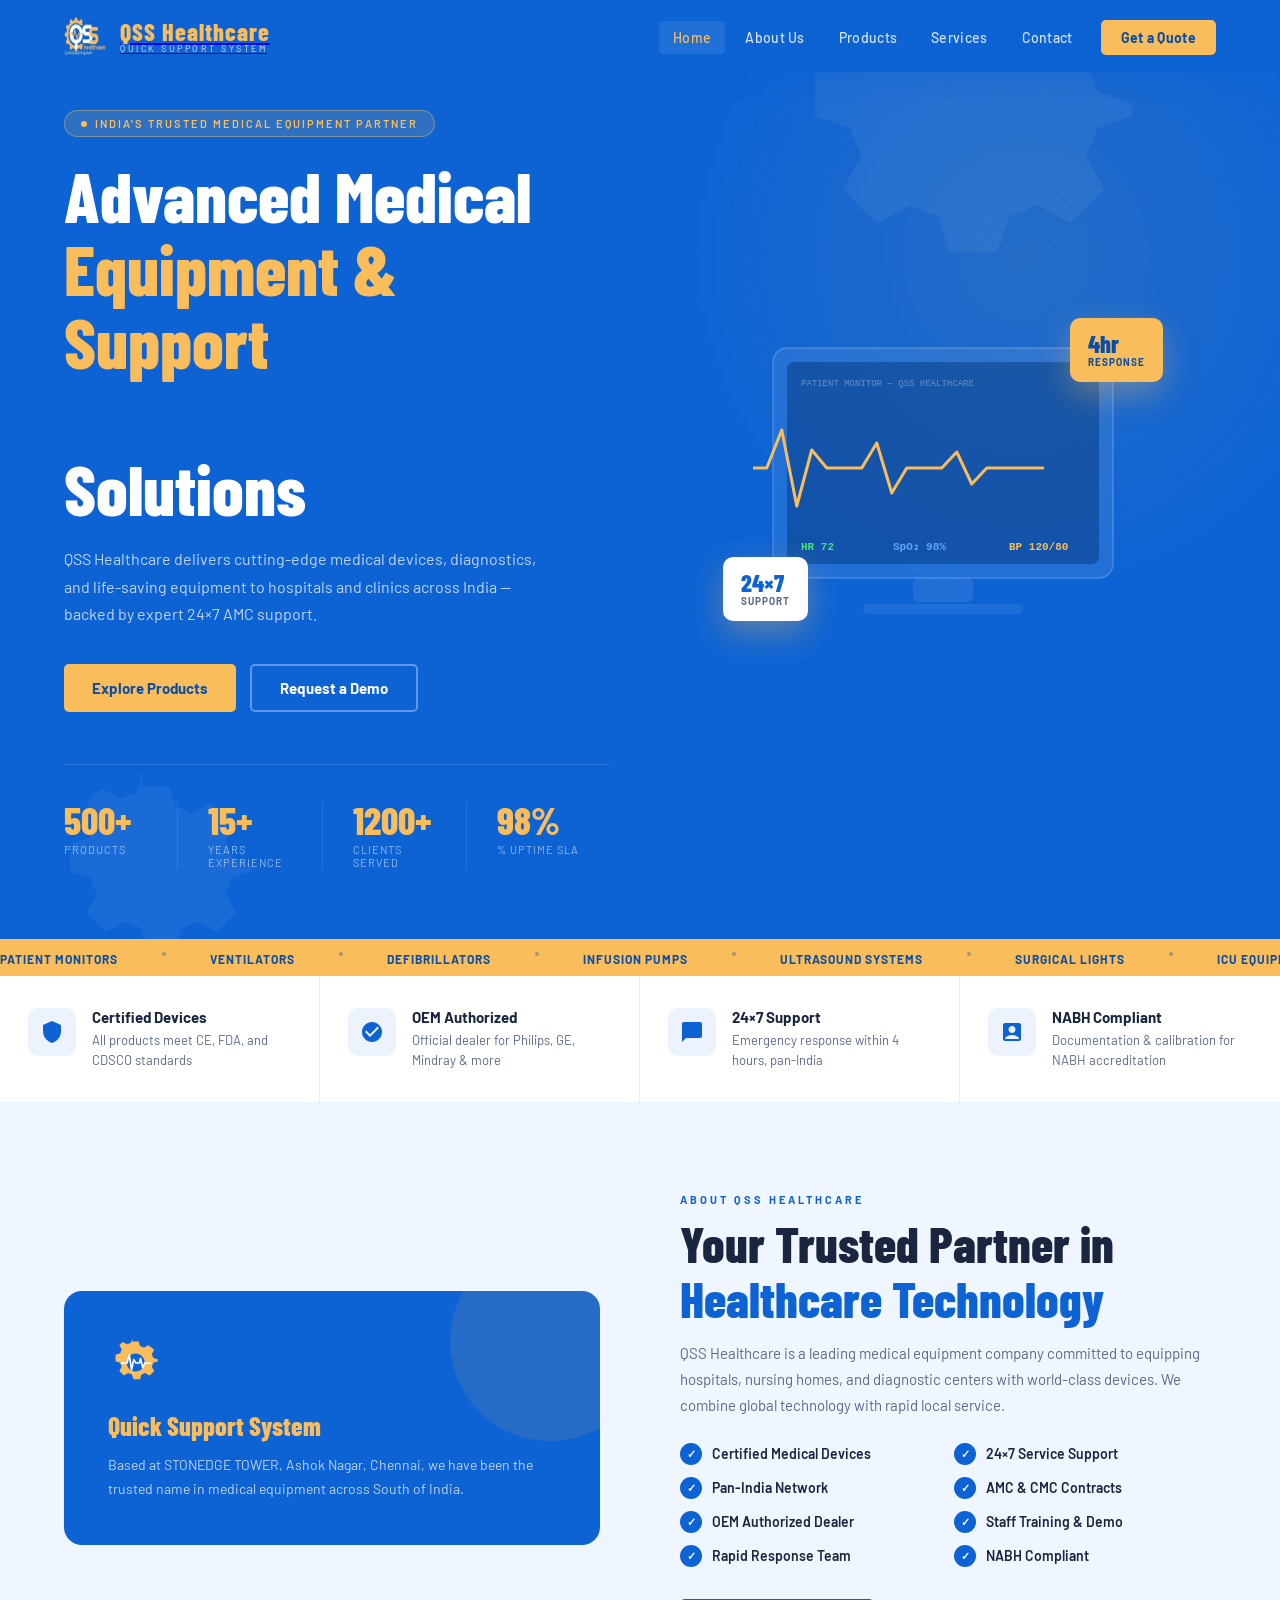
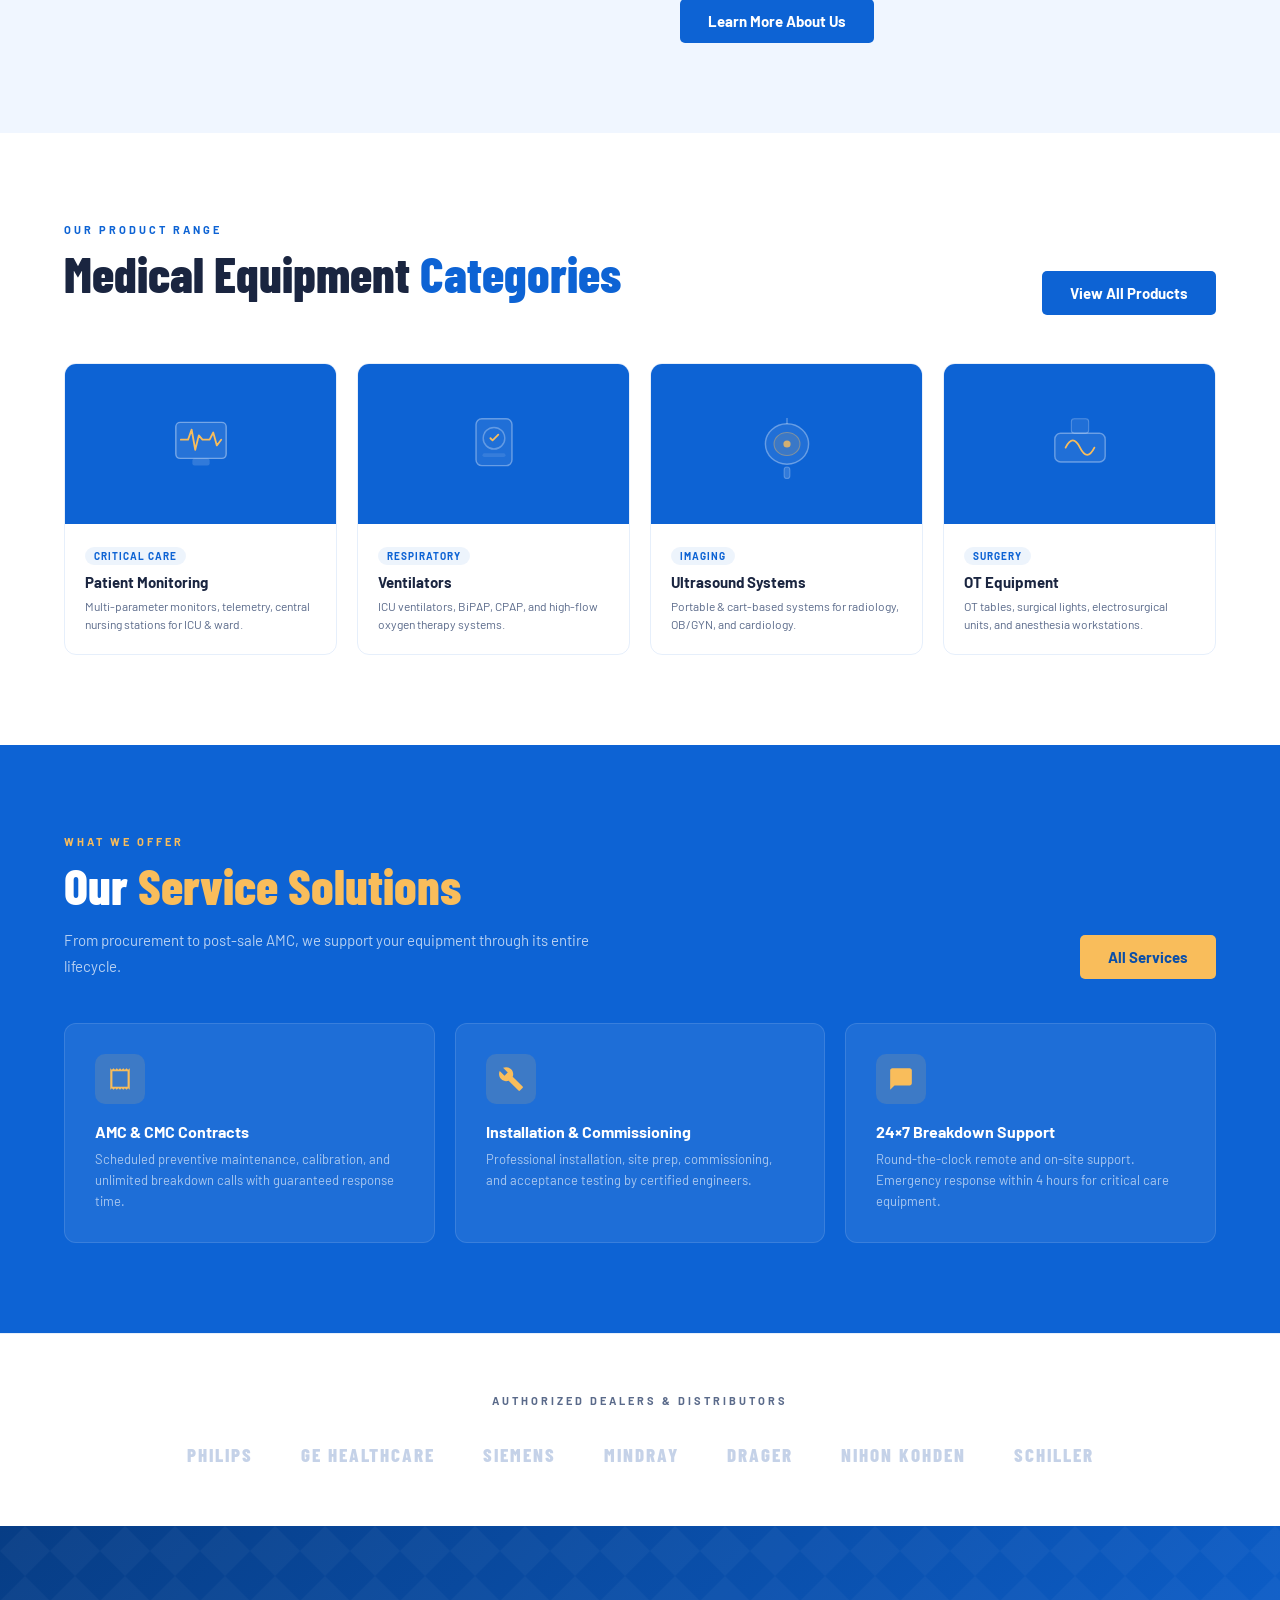
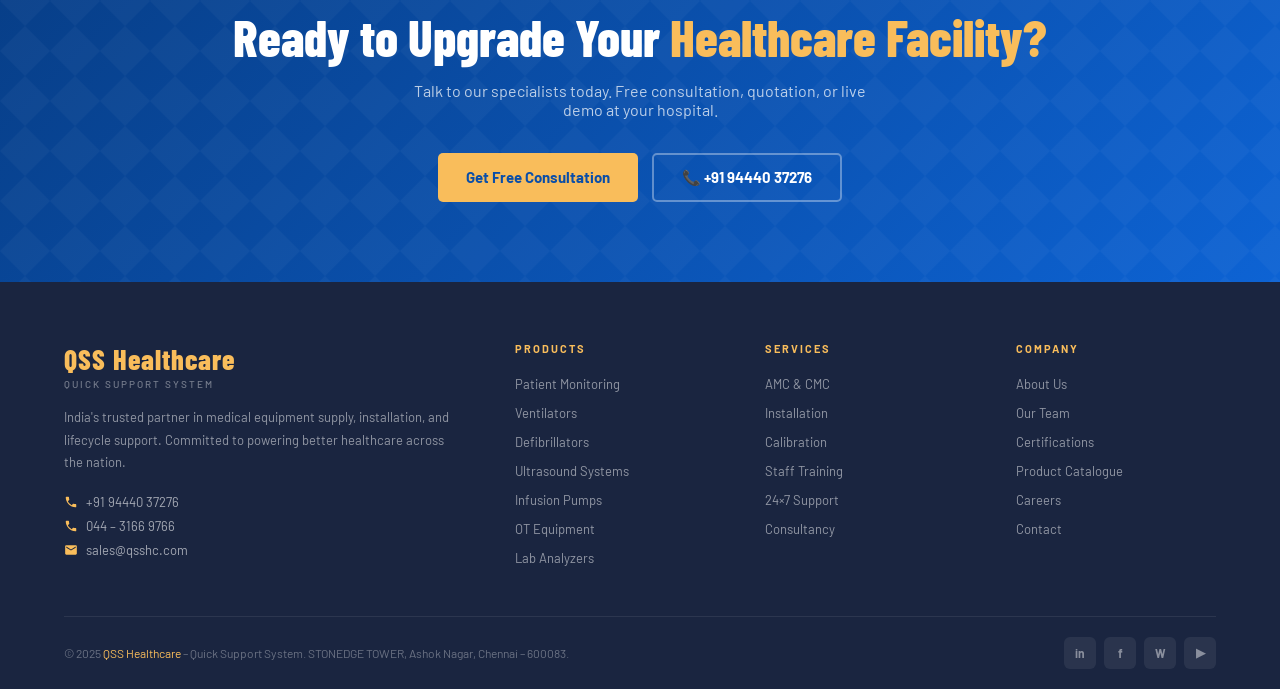
<file: index.html>
<!DOCTYPE html>
<html lang="en">
<head>
<meta charset="UTF-8">
<meta name="viewport" content="width=device-width, initial-scale=1.0">
<title>QSS Healthcare – Quick Support System | Medical Equipment Chennai</title>
<link rel="icon" type="image/png" href="/icon.png">
<link href="https://fonts.googleapis.com/css2?family=Barlow:wght@300;400;500;600;700;800&family=Barlow+Condensed:wght@600;700;800&display=swap" rel="stylesheet">
<link rel="stylesheet" href="../shared.css">
<style>
/* ===== HERO ===== */
.hero {
  min-height: 100vh; background: var(--blue);
  display: flex; align-items: center;
  position: relative; overflow: hidden;
  padding: 110px 5% 70px;
}
.hero::before {
  content: ''; position: absolute; top: -120px; right: -120px;
  width: 750px; height: 750px; border-radius: 50%;
  background: radial-gradient(circle, rgba(249,189,91,0.1) 0%, transparent 65%);
}
.gear-spin { position: absolute; fill: white; opacity: 0.05; animation: spin 30s linear infinite; }
.gear-spin.g1 { width: 420px; height: 420px; top: -80px; right: 8%; }
.gear-spin.g2 { width: 240px; height: 240px; bottom: -60px; left: 3%; animation-direction: reverse; animation-duration: 22s; }
@keyframes spin { to { transform: rotate(360deg); } }

.hero-grid { display: grid; grid-template-columns: 1fr 1fr; gap: 60px; align-items: center; width: 100%; position: relative; z-index: 2; }

.hero-badge {
  display: inline-flex; align-items: center; gap: 8px;
  background: rgba(249,189,91,0.15); border: 1px solid rgba(249,189,91,0.4);
  color: var(--gold); font-size: 11px; font-weight: 600; letter-spacing: 2px;
  text-transform: uppercase; padding: 6px 16px; border-radius: 20px; margin-bottom: 22px;
}
.hero-badge::before {
  content: ''; width: 6px; height: 6px; background: var(--gold); border-radius: 50%;
  animation: blink 2s ease infinite;
}
@keyframes blink { 0%,100%{opacity:1}50%{opacity:0.4} }

.hero h1 {
  font-family: 'Barlow Condensed', sans-serif;
  font-size: clamp(44px, 5.5vw, 74px); font-weight: 800;
  color: white; line-height: 1.04; margin-bottom: 20px;
}
.hero h1 em { color: var(--gold); font-style: normal; display: block; }
.hero p { font-size: 16px; color: rgba(255,255,255,0.74); line-height: 1.72; margin-bottom: 36px; max-width: 500px; }

.hero-btns { display: flex; gap: 14px; flex-wrap: wrap; margin-bottom: 52px; }

.stats-bar {
  display: flex; gap: 0; border-top: 1px solid rgba(255,255,255,0.12); padding-top: 36px;
  flex-wrap: wrap;
}
.stat-box {
  flex: 1; min-width: 100px; padding-right: 30px;
  border-right: 1px solid rgba(255,255,255,0.1);
  margin-right: 30px;
}
.stat-box:last-child { border-right: none; margin-right: 0; }
.stat-num { font-family: 'Barlow Condensed', sans-serif; font-size: 38px; font-weight: 800; color: var(--gold); line-height: 1; }
.stat-lbl { font-size: 11px; color: rgba(255,255,255,0.55); text-transform: uppercase; letter-spacing: 1px; margin-top: 4px; }

/* Hero monitor graphic */
.hero-visual { display: flex; justify-content: center; align-items: center; }
.monitor-wrap { position: relative; }
.monitor-screen { animation: fadeUp 0.8s 0.1s ease both; }
@keyframes fadeUp { from{opacity:0;transform:translateY(24px)}to{opacity:1;transform:translateY(0)} }
.float-badge {
  position: absolute; background: var(--gold); border-radius: 10px;
  padding: 14px 18px; box-shadow: 0 12px 32px rgba(249,189,91,0.35);
}
.float-badge.fb1 { top: -20px; right: -30px; }
.float-badge.fb2 { bottom: 20px; left: -30px; background: white; }
.fb-num { font-family: 'Barlow Condensed', sans-serif; font-size: 24px; font-weight: 800; color: var(--blue-dark); line-height: 1; }
.fb-lbl { font-size: 10px; font-weight: 700; color: var(--blue-dark); text-transform: uppercase; letter-spacing: 1px; }
.fb2 .fb-num { color: var(--blue); }
.fb2 .fb-lbl { color: var(--muted); }

/* ===== FEATURES STRIP ===== */
.features-strip {
  background: white; border-bottom: 1px solid var(--border);
  display: grid; grid-template-columns: repeat(4, 1fr);
}
.feat-item {
  padding: 32px 28px; display: flex; align-items: flex-start; gap: 16px;
  border-right: 1px solid var(--border); transition: background 0.2s;
}
.feat-item:last-child { border-right: none; }
.feat-item:hover { background: var(--light); }
.feat-icon {
  width: 48px; height: 48px; min-width: 48px; border-radius: 10px;
  background: rgba(13,99,212,0.08); display: flex; align-items: center; justify-content: center;
}
.feat-icon svg { width: 24px; height: 24px; fill: var(--blue); }
.feat-text h4 { font-size: 15px; font-weight: 700; color: var(--text); margin-bottom: 4px; }
.feat-text p { font-size: 13px; color: var(--muted); line-height: 1.55; }

/* ===== ABOUT SNIPPET ===== */
.about-snap { background: var(--light); }
.about-inner { display: grid; grid-template-columns: 1fr 1fr; gap: 80px; align-items: center; }
.about-visual-box { position: relative; }
.blue-card {
  background: var(--blue); border-radius: 18px; padding: 44px; color: white;
  position: relative; overflow: hidden;
}
.blue-card::before {
  content: ''; position: absolute; top: -50px; right: -50px;
  width: 200px; height: 200px; border-radius: 50%; background: rgba(249,189,91,0.1);
}
.blue-card h3 { font-family: 'Barlow Condensed', sans-serif; font-size: 26px; font-weight: 800; color: var(--gold); margin-bottom: 12px; margin-top: 16px; }
.blue-card p { font-size: 14px; color: rgba(255,255,255,0.72); line-height: 1.7; }
.float-years {
  position: absolute; bottom: -22px; right: -22px;
  background: var(--gold); border-radius: 14px; padding: 18px 22px;
  text-align: center; box-shadow: 0 12px 36px rgba(249,189,91,0.4);
}
.float-years .fy-num { font-family: 'Barlow Condensed', sans-serif; font-size: 40px; font-weight: 800; color: var(--blue-dark); line-height: 1; }
.float-years .fy-lbl { font-size: 11px; font-weight: 700; color: var(--blue-dark); text-transform: uppercase; letter-spacing: 1px; }
.check-list { list-style: none; display: grid; grid-template-columns: 1fr 1fr; gap: 12px; margin: 24px 0 32px; }
.check-list li { display: flex; align-items: center; gap: 10px; font-size: 14px; font-weight: 600; }
.check-list li::before {
  content: '✓'; width: 22px; height: 22px; min-width: 22px; background: var(--blue);
  color: white; border-radius: 50%; display: flex; align-items: center; justify-content: center; font-size: 11px;
}

/* ===== PRODUCTS PREVIEW ===== */
.products-preview { background: white; }
.prod-grid { display: grid; grid-template-columns: repeat(4, 1fr); gap: 20px; margin-top: 48px; }
.prod-card {
  border-radius: 12px; overflow: hidden; border: 1px solid var(--border);
  transition: all 0.3s; cursor: pointer; text-decoration: none; display: block;
}
.prod-card:hover { transform: translateY(-6px); box-shadow: 0 16px 48px rgba(13,99,212,0.14); border-color: var(--blue); }
.pc-img {
  height: 160px; background: var(--blue); display: flex;
  align-items: center; justify-content: center; transition: background 0.3s;
}
.prod-card:hover .pc-img { background: var(--blue-dark); }
.pc-img svg { width: 72px; height: 72px; }
.pc-body { padding: 20px; }
.pc-tag { display: inline-block; background: rgba(13,99,212,0.07); color: var(--blue); font-size: 10px; font-weight: 700; letter-spacing: 1px; text-transform: uppercase; padding: 3px 9px; border-radius: 20px; margin-bottom: 8px; }
.pc-body h3 { font-size: 15px; font-weight: 700; color: var(--text); margin-bottom: 6px; }
.pc-body p { font-size: 12px; color: var(--muted); line-height: 1.55; }
.prod-footer { text-align: center; margin-top: 40px; }

/* ===== SERVICES PREVIEW ===== */
.services-preview { background: var(--blue); }
.services-preview .section-label { color: var(--gold); }
.services-preview .section-title { color: white; }
.services-preview .section-title em { color: var(--gold); }
.services-preview .section-desc { color: rgba(255,255,255,0.7); }
.svc-grid { display: grid; grid-template-columns: repeat(3, 1fr); gap: 20px; margin-top: 44px; }
.svc-card {
  background: rgba(255,255,255,0.07); border: 1px solid rgba(255,255,255,0.12);
  border-radius: 12px; padding: 30px; transition: all 0.3s; position: relative; overflow: hidden;
}
.svc-card::before { content: ''; position: absolute; top: 0; left: 0; width: 3px; height: 0; background: var(--gold); transition: height 0.35s; }
.svc-card:hover { background: rgba(255,255,255,0.11); transform: translateY(-4px); }
.svc-card:hover::before { height: 100%; }
.svc-icon-wrap { width: 50px; height: 50px; background: rgba(249,189,91,0.14); border-radius: 10px; display: flex; align-items: center; justify-content: center; margin-bottom: 18px; }
.svc-icon-wrap svg { width: 26px; height: 26px; fill: var(--gold); }
.svc-card h3 { font-size: 16px; font-weight: 700; color: white; margin-bottom: 8px; }
.svc-card p { font-size: 13px; color: rgba(255,255,255,0.62); line-height: 1.6; }

/* ===== CTA BANNER ===== */
.cta-banner {
  background: linear-gradient(135deg, var(--blue-deeper), var(--blue));
  padding: 80px 5%; text-align: center; position: relative; overflow: hidden;
}
.cta-banner::before {
  content: ''; position: absolute; inset: 0;
  background: url("data:image/svg+xml,%3Csvg width='50' height='50' viewBox='0 0 50 50' xmlns='http://www.w3.org/2000/svg'%3E%3Cg fill='%23ffffff' fill-opacity='0.03'%3E%3Cpath d='M25 0L50 25L25 50L0 25z'/%3E%3C/g%3E%3C/svg%3E") repeat;
}
.cta-banner h2 { font-family: 'Barlow Condensed', sans-serif; font-size: clamp(30px, 4vw, 52px); font-weight: 800; color: white; margin-bottom: 14px; position: relative; }
.cta-banner h2 em { color: var(--gold); font-style: normal; }
.cta-banner p { font-size: 16px; color: rgba(255,255,255,0.72); max-width: 480px; margin: 0 auto 34px; position: relative; }
.cta-banner .btns { display: flex; gap: 14px; justify-content: center; flex-wrap: wrap; position: relative; }

/* ===== BRANDS ===== */
.brands-section { background: white; padding: 60px 5%; text-align: center; border-top: 1px solid var(--border); }
.brands-label { font-size: 11px; font-weight: 700; color: var(--muted); text-transform: uppercase; letter-spacing: 3px; margin-bottom: 36px; }
.brands-row { display: flex; align-items: center; justify-content: center; gap: 48px; flex-wrap: wrap; }
.brand-name { font-family: 'Barlow Condensed', sans-serif; font-size: 19px; font-weight: 800; color: #c5d2e8; letter-spacing: 2px; transition: color 0.2s; }
.brand-name:hover { color: var(--blue); }

/* ===== RESPONSIVE ===== */
@media (max-width: 960px) {
  .hero-grid { grid-template-columns: 1fr; }
  .hero-visual { display: none; }
  .features-strip { grid-template-columns: 1fr 1fr; }
  .feat-item:nth-child(2) { border-right: none; }
  .about-inner { grid-template-columns: 1fr; }
  .prod-grid { grid-template-columns: 1fr 1fr; }
  .svc-grid { grid-template-columns: 1fr 1fr; }
}
@media (max-width: 600px) {
  .features-strip { grid-template-columns: 1fr; }
  .feat-item { border-right: none; border-bottom: 1px solid var(--border); }
  .prod-grid { grid-template-columns: 1fr; }
  .svc-grid { grid-template-columns: 1fr; }
  .stats-bar { gap: 24px; }
  .stat-box { border-right: none; padding-right: 0; margin-right: 0; }
}
</style>
</head>
<body>

<!-- HERO -->
<section class="hero">
  <svg class="gear-spin g1" viewBox="0 0 100 100"><path d="M43.7,5.6l-2.9,8.5c-2.3,0.6-4.5,1.5-6.5,2.6l-8-4.4L20.2,18l4.4,8c-1.1,2-2,4.2-2.6,6.5l-8.5,2.9v11.3l8.5,2.9c0.6,2.3,1.5,4.5,2.6,6.5l-4.4,8l8.1,8.1l8-4.4c2,1.1,4.2,2,6.5,2.6l2.9,8.5h11.3l2.9-8.5c2.3-0.6,4.5-1.5,6.5-2.6l8,4.4l8.1-8.1l-4.4-8c1.1-2,2-4.2,2.6-6.5l8.5-2.9V43.7l-8.5-2.9c-0.6-2.3-1.5-4.5-2.6-6.5l4.4-8L72,18.3l-8,4.4c-2-1.1-4.2-2-6.5-2.6l-2.9-8.5H43.7z"/></svg>
  <svg class="gear-spin g2" viewBox="0 0 100 100"><path d="M43.7,5.6l-2.9,8.5c-2.3,0.6-4.5,1.5-6.5,2.6l-8-4.4L20.2,18l4.4,8c-1.1,2-2,4.2-2.6,6.5l-8.5,2.9v11.3l8.5,2.9c0.6,2.3,1.5,4.5,2.6,6.5l-4.4,8l8.1,8.1l8-4.4c2,1.1,4.2,2,6.5,2.6l2.9,8.5h11.3l2.9-8.5c2.3-0.6,4.5-1.5,6.5-2.6l8,4.4l8.1-8.1l-4.4-8c1.1-2,2-4.2,2.6-6.5l8.5-2.9V43.7l-8.5-2.9c-0.6-2.3-1.5-4.5-2.6-6.5l4.4-8L72,18.3l-8,4.4c-2-1.1-4.2-2-6.5-2.6l-2.9-8.5H43.7z"/></svg>

  <div class="hero-grid">
    <div class="hero-content">
      <div class="hero-badge">India's Trusted Medical Equipment Partner</div>
      <h1>Advanced Medical<br><em>Equipment &amp; Support</em><br>Solutions</h1>
      <p>QSS Healthcare delivers cutting-edge medical devices, diagnostics, and life-saving equipment to hospitals and clinics across India — backed by expert 24×7 AMC support.</p>
      <div class="hero-btns">
        <a href="/products" class="btn btn-gold">Explore Products</a>
        <a href="/contact" class="btn btn-outline-white">Request a Demo</a>
      </div>
      <div class="stats-bar">
        <div class="stat-box"><div class="stat-num" data-count="500">0</div><div class="stat-lbl">Products</div></div>
        <div class="stat-box"><div class="stat-num" data-count="15">0</div><div class="stat-lbl">Years Experience</div></div>
        <div class="stat-box"><div class="stat-num" data-count="1200">0</div><div class="stat-lbl">Clients Served</div></div>
        <div class="stat-box"><div class="stat-num" data-count="98">0</div><div class="stat-lbl">% Uptime SLA</div></div>
      </div>
    </div>
    <div class="hero-visual">
      <div class="monitor-wrap">
        <svg class="monitor-screen" width="380" height="300" viewBox="0 0 380 300">
          <rect x="20" y="10" width="340" height="230" rx="14" fill="rgba(255,255,255,0.08)" stroke="rgba(255,255,255,0.2)" stroke-width="1.5"/>
          <rect x="34" y="24" width="312" height="202" rx="7" fill="rgba(7,61,133,0.55)"/>
          <text x="48" y="48" fill="rgba(255,255,255,0.35)" font-family="monospace" font-size="9">PATIENT MONITOR — QSS HEALTHCARE</text>
          <polyline points="34,130 70,130 85,92 100,168 115,112 130,130 165,130 180,105 195,155 210,130 245,130 260,114 275,146 290,130 346,130" stroke="#f9bd5b" stroke-width="3" fill="none" stroke-linecap="round" stroke-linejoin="round">
            <animateTransform attributeName="transform" type="translate" values="0,0;-90,0" dur="2.8s" repeatCount="indefinite"/>
          </polyline>
          <text x="48" y="212" fill="#4ade80" font-family="monospace" font-size="11" font-weight="bold">HR 72</text>
          <text x="140" y="212" fill="#60a5fa" font-family="monospace" font-size="11" font-weight="bold">SpO₂ 98%</text>
          <text x="256" y="212" fill="#f9bd5b" font-family="monospace" font-size="11" font-weight="bold">BP 120/80</text>
          <rect x="160" y="240" width="60" height="24" rx="5" fill="rgba(255,255,255,0.08)"/>
          <rect x="110" y="266" width="160" height="10" rx="5" fill="rgba(255,255,255,0.07)"/>
        </svg>
        <div class="float-badge fb1">
          <div class="fb-num">4hr</div>
          <div class="fb-lbl">Response</div>
        </div>
        <div class="float-badge fb2">
          <div class="fb-num">24×7</div>
          <div class="fb-lbl">Support</div>
        </div>
      </div>
    </div>
  </div>
</section>

<!-- FEATURES STRIP -->
<div class="features-strip">
  <div class="feat-item">
    <div class="feat-icon"><svg viewBox="0 0 24 24"><path d="M12 1L3 5v6c0 5.55 3.84 10.74 9 12 5.16-1.26 9-6.45 9-12V5l-9-4z"/></svg></div>
    <div class="feat-text"><h4>Certified Devices</h4><p>All products meet CE, FDA, and CDSCO standards</p></div>
  </div>
  <div class="feat-item">
    <div class="feat-icon"><svg viewBox="0 0 24 24"><path d="M12 2C6.48 2 2 6.48 2 12s4.48 10 10 10 10-4.48 10-10S17.52 2 12 2zm-2 15l-5-5 1.41-1.41L10 14.17l7.59-7.59L19 8l-9 9z"/></svg></div>
    <div class="feat-text"><h4>OEM Authorized</h4><p>Official dealer for Philips, GE, Mindray & more</p></div>
  </div>
  <div class="feat-item">
    <div class="feat-icon"><svg viewBox="0 0 24 24"><path d="M20 2H4c-1.1 0-2 .9-2 2v18l4-4h14c1.1 0 2-.9 2-2V4c0-1.1-.9-2-2-2z"/></svg></div>
    <div class="feat-text"><h4>24×7 Support</h4><p>Emergency response within 4 hours, pan-India</p></div>
  </div>
  <div class="feat-item">
    <div class="feat-icon"><svg viewBox="0 0 24 24"><path d="M19 3H5c-1.1 0-2 .9-2 2v14c0 1.1.9 2 2 2h14c1.1 0 2-.9 2-2V5c0-1.1-.9-2-2-2zm-7 3c1.93 0 3.5 1.57 3.5 3.5S13.93 13 12 13s-3.5-1.57-3.5-3.5S10.07 6 12 6zm7 13H5v-.23c0-.62.28-1.2.76-1.58C7.47 15.82 9.64 15 12 15s4.53.82 6.24 2.19c.48.38.76.97.76 1.58V19z"/></svg></div>
    <div class="feat-text"><h4>NABH Compliant</h4><p>Documentation & calibration for NABH accreditation</p></div>
  </div>
</div>

<!-- ABOUT SNIPPET -->
<section class="about-snap section-wrap">
  <div class="about-inner">
    <div class="about-visual-box">
      <div class="blue-card">
        <svg width="56" height="56" viewBox="0 0 100 100"><path fill="#f9bd5b" d="M43.7,5.6l-2.9,8.5c-2.3,0.6-4.5,1.5-6.5,2.6l-8-4.4L20.2,18l4.4,8c-1.1,2-2,4.2-2.6,6.5l-8.5,2.9v11.3l8.5,2.9c0.6,2.3,1.5,4.5,2.6,6.5l-4.4,8l8.1,8.1l8-4.4c2,1.1,4.2,2,6.5,2.6l2.9,8.5h11.3l2.9-8.5c2.3-0.6,4.5-1.5,6.5-2.6l8,4.4l8.1-8.1l-4.4-8c1.1-2,2-4.2,2.6-6.5l8.5-2.9V43.7l-8.5-2.9c-0.6-2.3-1.5-4.5-2.6-6.5l4.4-8L72,18.3l-8,4.4c-2-1.1-4.2-2-6.5-2.6l-2.9-8.5H43.7z M49.3,33.2c8.9,0,16.1,7.2,16.1,16.1s-7.2,16.1-16.1,16.1s-16.1-7.2-16.1-16.1S40.4,33.2,49.3,33.2z"/><polyline points="24,50 34,50 38,35 42,62 46,44 50,50 56,50 58,42 62,58 66,50 76,50" stroke="white" stroke-width="3" fill="none" stroke-linecap="round" stroke-linejoin="round"/></svg>
        <h3>Quick Support System</h3>
        <p>Based at STONEDGE TOWER, Ashok Nagar, Chennai, we have been the trusted name in medical equipment across South of India.</p>
      </div>
    </div>
    <div>
      <div class="section-label">About QSS Healthcare</div>
      <h2 class="section-title">Your Trusted Partner in<br><em>Healthcare Technology</em></h2>
      <p class="section-desc">QSS Healthcare is a leading medical equipment company committed to equipping hospitals, nursing homes, and diagnostic centers with world-class devices. We combine global technology with rapid local service.</p>
      <ul class="check-list">
        <li>Certified Medical Devices</li>
        <li>24×7 Service Support</li>
        <li>Pan-India Network</li>
        <li>AMC & CMC Contracts</li>
        <li>OEM Authorized Dealer</li>
        <li>Staff Training & Demo</li>
        <li>Rapid Response Team</li>
        <li>NABH Compliant</li>
      </ul>
      <a href="/about" class="btn btn-blue">Learn More About Us</a>
    </div>
  </div>
</section>

<!-- PRODUCTS PREVIEW -->
<section class="products-preview section-wrap">
  <div style="display:flex;justify-content:space-between;align-items:flex-end;flex-wrap:wrap;gap:20px;margin-bottom:0">
    <div>
      <div class="section-label">Our Product Range</div>
      <h2 class="section-title">Medical Equipment <em>Categories</em></h2>
    </div>
    <a href="/products" class="btn btn-blue">View All Products</a>
  </div>
  <div class="prod-grid">
    <a href="/products" class="prod-card">
      <div class="pc-img"><svg viewBox="0 0 100 100" fill="none"><rect x="15" y="20" width="70" height="50" rx="6" fill="rgba(255,255,255,0.1)" stroke="rgba(255,255,255,0.4)" stroke-width="2"/><polyline points="22,44 32,44 37,30 42,58 47,38 52,44 62,44 67,34 72,52 78,44" stroke="#f9bd5b" stroke-width="2.5" fill="none" stroke-linecap="round" stroke-linejoin="round"/><rect x="38" y="70" width="24" height="10" rx="3" fill="rgba(255,255,255,0.15)"/></svg></div>
      <div class="pc-body"><span class="pc-tag">Critical Care</span><h3>Patient Monitoring</h3><p>Multi-parameter monitors, telemetry, central nursing stations for ICU & ward.</p></div>
    </a>
    <a href="/products" class="prod-card">
      <div class="pc-img"><svg viewBox="0 0 100 100" fill="none"><rect x="25" y="15" width="50" height="65" rx="8" fill="rgba(255,255,255,0.08)" stroke="rgba(255,255,255,0.35)" stroke-width="2"/><circle cx="50" cy="42" r="15" stroke="rgba(255,255,255,0.3)" stroke-width="2"/><path d="M45,42 L48,45 L56,37" stroke="#f9bd5b" stroke-width="2.5" stroke-linecap="round" stroke-linejoin="round"/><rect x="34" y="63" width="32" height="5" rx="2.5" fill="rgba(255,255,255,0.1)"/></svg></div>
      <div class="pc-body"><span class="pc-tag">Respiratory</span><h3>Ventilators</h3><p>ICU ventilators, BiPAP, CPAP, and high-flow oxygen therapy systems.</p></div>
    </a>
    <a href="/products" class="prod-card">
      <div class="pc-img"><svg viewBox="0 0 100 100" fill="none"><ellipse cx="50" cy="50" rx="30" ry="28" fill="rgba(255,255,255,0.08)" stroke="rgba(255,255,255,0.35)" stroke-width="2"/><ellipse cx="50" cy="50" rx="18" ry="16" fill="rgba(249,189,91,0.12)" stroke="rgba(249,189,91,0.4)" stroke-width="1.5"/><circle cx="50" cy="50" r="5" fill="#f9bd5b" opacity="0.8"/><line x1="50" y1="22" x2="50" y2="14" stroke="rgba(255,255,255,0.3)" stroke-width="2"/><rect x="46" y="82" width="8" height="16" rx="4" fill="rgba(255,255,255,0.15)" stroke="rgba(255,255,255,0.25)" stroke-width="1.5"/></svg></div>
      <div class="pc-body"><span class="pc-tag">Imaging</span><h3>Ultrasound Systems</h3><p>Portable & cart-based systems for radiology, OB/GYN, and cardiology.</p></div>
    </a>
    <a href="/products" class="prod-card">
      <div class="pc-img"><svg viewBox="0 0 100 100" fill="none"><rect x="15" y="35" width="70" height="40" rx="8" fill="rgba(255,255,255,0.08)" stroke="rgba(255,255,255,0.35)" stroke-width="2"/><path d="M30,55 Q40,35 50,55 Q60,75 70,55" stroke="#f9bd5b" stroke-width="2.5" fill="none" stroke-linecap="round"/><rect x="38" y="15" width="24" height="20" rx="4" fill="rgba(255,255,255,0.08)" stroke="rgba(255,255,255,0.25)" stroke-width="1.5"/></svg></div>
      <div class="pc-body"><span class="pc-tag">Surgery</span><h3>OT Equipment</h3><p>OT tables, surgical lights, electrosurgical units, and anesthesia workstations.</p></div>
    </a>
  </div>
</section>

<!-- SERVICES PREVIEW -->
<section class="services-preview section-wrap">
  <div style="display:flex;justify-content:space-between;align-items:flex-end;flex-wrap:wrap;gap:20px">
    <div>
      <div class="section-label">What We Offer</div>
      <h2 class="section-title">Our <em>Service Solutions</em></h2>
      <p class="section-desc">From procurement to post-sale AMC, we support your equipment through its entire lifecycle.</p>
    </div>
    <a href="/services" class="btn btn-gold">All Services</a>
  </div>
  <div class="svc-grid">
    <div class="svc-card">
      <div class="svc-icon-wrap"><svg viewBox="0 0 24 24"><path d="M19.5 3.5L18 2l-1.5 1.5L15 2l-1.5 1.5L12 2l-1.5 1.5L9 2 7.5 3.5 6 2 4.5 3.5 3 2v20l1.5-1.5L6 22l1.5-1.5L9 22l1.5-1.5L12 22l1.5-1.5L15 22l1.5-1.5L18 22l1.5-1.5L21 22V2l-1.5 1.5zM19 19.09H5V4.91h14v14.18z"/></svg></div>
      <h3>AMC & CMC Contracts</h3>
      <p>Scheduled preventive maintenance, calibration, and unlimited breakdown calls with guaranteed response time.</p>
    </div>
    <div class="svc-card">
      <div class="svc-icon-wrap"><svg viewBox="0 0 24 24"><path d="M22.7 19l-9.1-9.1c.9-2.3.4-5-1.5-6.9-2-2-5-2.4-7.4-1.3L9 6 6 9 1.6 4.7C.4 7.1.9 10.1 2.9 12.1c1.9 1.9 4.6 2.4 6.9 1.5l9.1 9.1c.4.4 1 .4 1.4 0l2.3-2.3c.5-.4.5-1.1.1-1.4z"/></svg></div>
      <h3>Installation & Commissioning</h3>
      <p>Professional installation, site prep, commissioning, and acceptance testing by certified engineers.</p>
    </div>
    <div class="svc-card">
      <div class="svc-icon-wrap"><svg viewBox="0 0 24 24"><path d="M20 2H4c-1.1 0-2 .9-2 2v18l4-4h14c1.1 0 2-.9 2-2V4c0-1.1-.9-2-2-2z"/></svg></div>
      <h3>24×7 Breakdown Support</h3>
      <p>Round-the-clock remote and on-site support. Emergency response within 4 hours for critical care equipment.</p>
    </div>
  </div>
</section>

<!-- BRANDS -->
<div class="brands-section">
  <p class="brands-label">Authorized Dealers & Distributors</p>
  <div class="brands-row">
    <div class="brand-name">PHILIPS</div>
    <div class="brand-name">GE HEALTHCARE</div>
    <div class="brand-name">SIEMENS</div>
    <div class="brand-name">MINDRAY</div>
    <div class="brand-name">DRAGER</div>
    <div class="brand-name">NIHON KOHDEN</div>
    <div class="brand-name">SCHILLER</div>
  </div>
</div>

<!-- CTA BANNER -->
<section class="cta-banner">
  <h2>Ready to Upgrade Your <em>Healthcare Facility?</em></h2>
  <p>Talk to our specialists today. Free consultation, quotation, or live demo at your hospital.</p>
  <div class="btns">
    <a href="/contact" class="btn btn-gold">Get Free Consultation</a>
    <a href="tel:+919444037276" class="btn btn-outline-white">📞 +91 94440 37276</a>
  </div>
</section>

<script src="../shared.js"></script>
<script>
  // Animate counters
  const counters = document.querySelectorAll('.stat-num[data-count]');
  const co = new IntersectionObserver(entries => {
    entries.forEach(e => {
      if (!e.isIntersecting) return;
      const el = e.target;
      const target = +el.dataset.count;
      const suffix = target === 98 ? '%' : target >= 500 ? '+' : target >= 15 ? '+' : '+';
      let count = 0;
      const step = Math.ceil(target / 55);
      const t = setInterval(() => {
        count = Math.min(count + step, target);
        el.textContent = count + suffix;
        if (count >= target) clearInterval(t);
      }, 22);
      co.unobserve(el);
    });
  }, { threshold: 0.6 });
  counters.forEach(c => co.observe(c));
</script>
</body>
</html>
</file>
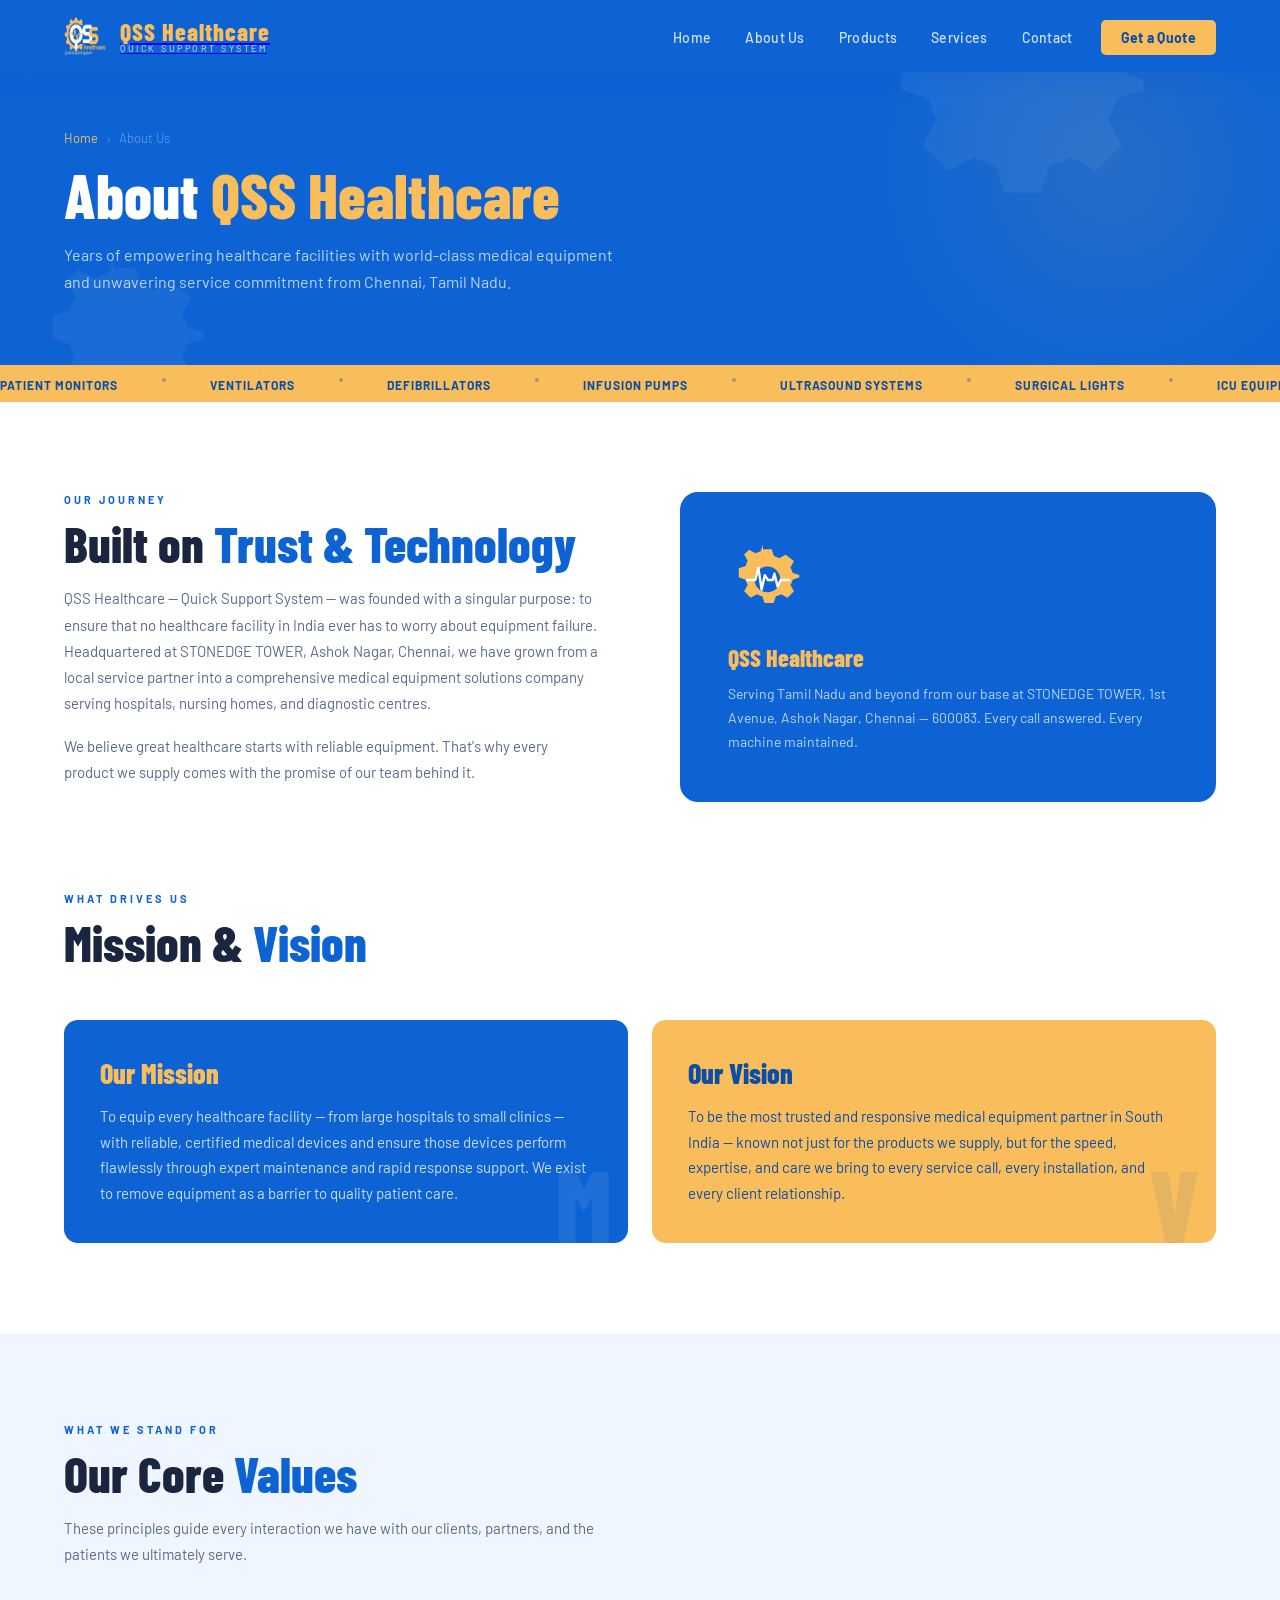
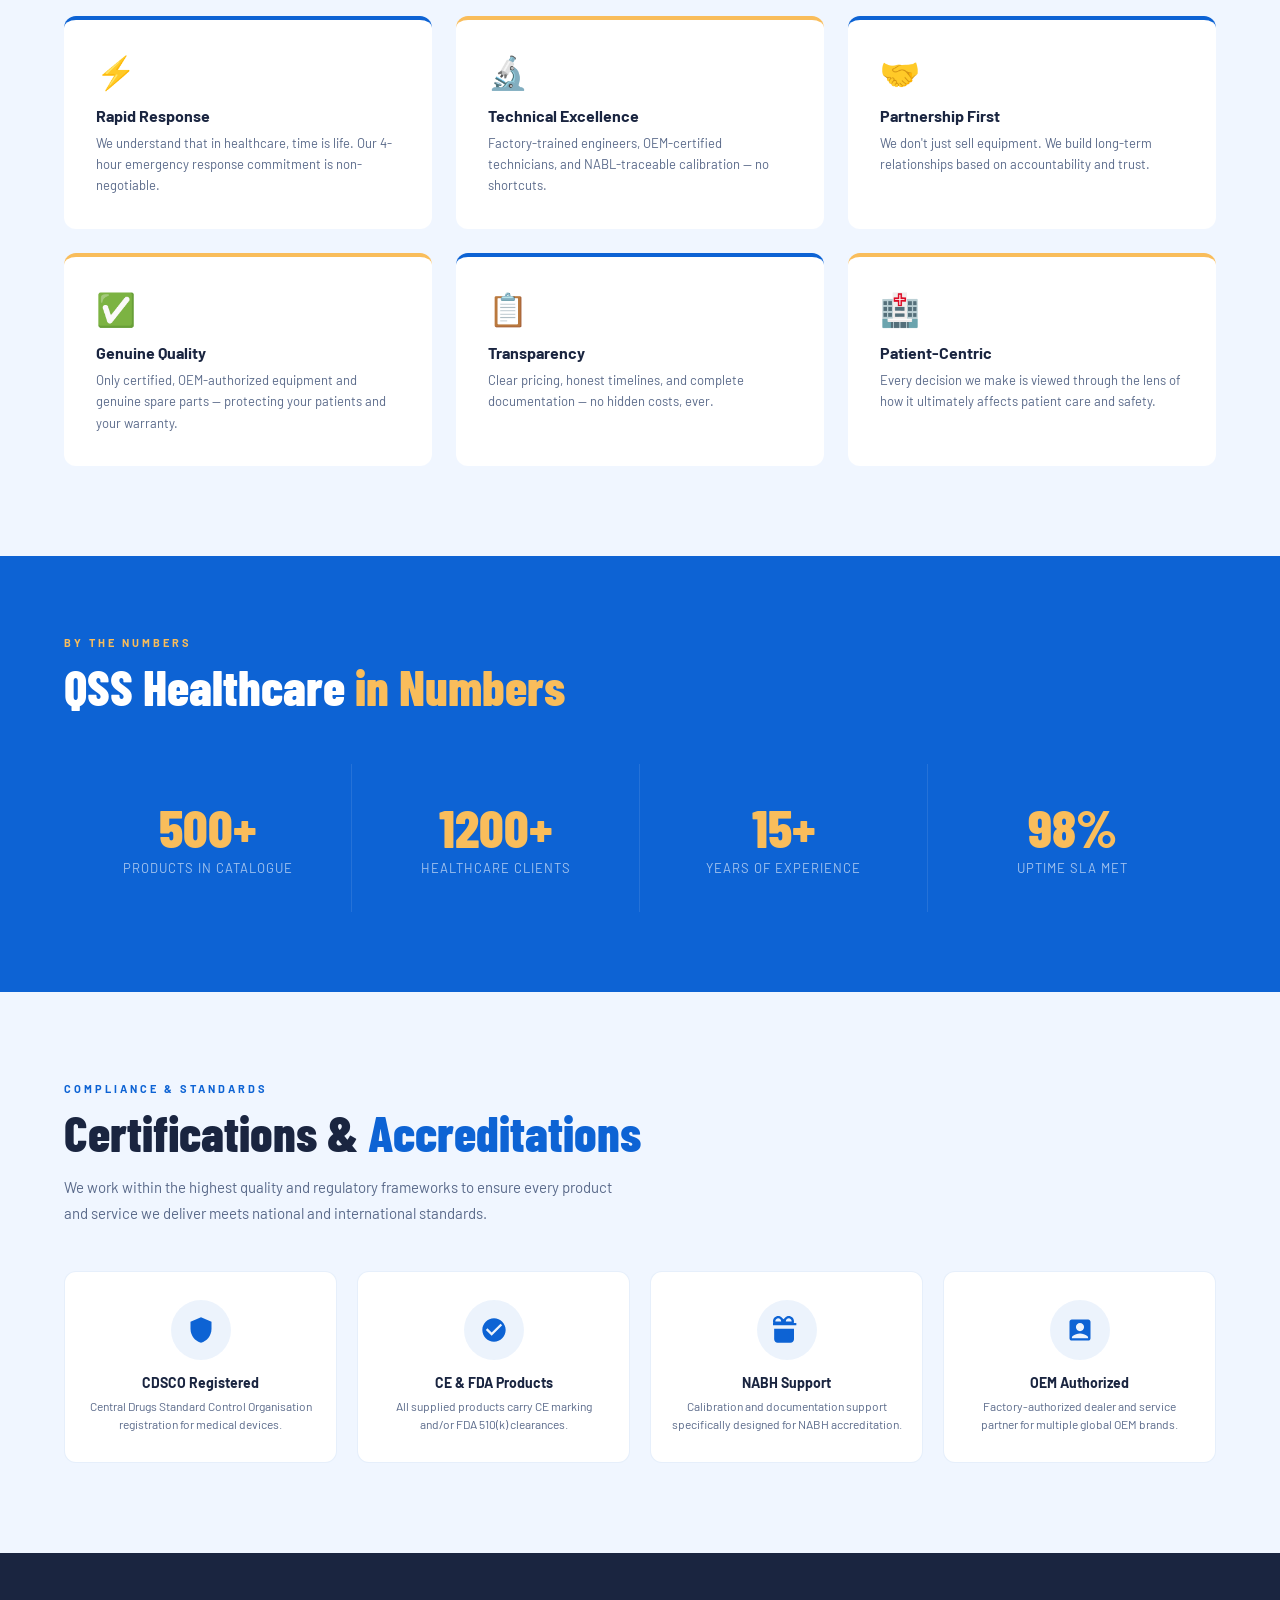
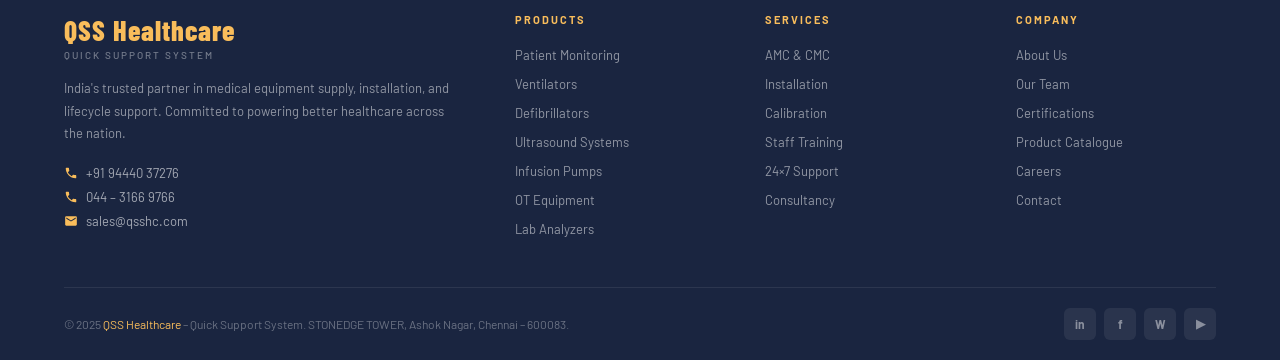
<file: about.html>
<!DOCTYPE html>
<html lang="en">
<head>
<meta charset="UTF-8">
<meta name="viewport" content="width=device-width, initial-scale=1.0">
<title>About Us – QSS Healthcare</title>
<link href="https://fonts.googleapis.com/css2?family=Barlow:wght@300;400;500;600;700;800&family=Barlow+Condensed:wght@600;700;800&display=swap" rel="stylesheet">
<link rel="stylesheet" href="shared.css">
<style>
/* ===== MISSION / VISION ===== */
.mv-grid {
  display: grid; grid-template-columns: 1fr 1fr; gap: 24px; margin-top: 50px;
}
.mv-card {
  border-radius: 14px; padding: 36px; position: relative; overflow: hidden;
}
.mv-card.mission { background: var(--blue); }
.mv-card.vision  { background: var(--gold); }
.mv-card h3 {
  font-family: 'Barlow Condensed', sans-serif; font-size: 28px; font-weight: 800;
  margin-bottom: 14px;
}
.mv-card.mission h3 { color: var(--gold); }
.mv-card.vision  h3 { color: var(--blue-dark); }
.mv-card p { font-size: 15px; line-height: 1.72; }
.mv-card.mission p { color: rgba(255,255,255,0.78); }
.mv-card.vision  p { color: var(--blue-dark); }
.mv-card .mv-num {
  position: absolute; bottom: -10px; right: 16px;
  font-family: 'Barlow Condensed', sans-serif; font-size: 100px; font-weight: 800; line-height: 1;
  opacity: 0.08;
}
.mv-card.mission .mv-num { color: white; }
.mv-card.vision  .mv-num { color: var(--blue-dark); }

/* ===== VALUES ===== */
.values { background: var(--light); }
.values-grid { display: grid; grid-template-columns: repeat(3, 1fr); gap: 24px; margin-top: 48px; }
.val-card { background: white; border-radius: 12px; padding: 32px; border-top: 4px solid var(--blue); transition: all 0.25s; }
.val-card:nth-child(2) { border-color: var(--gold); }
.val-card:nth-child(3) { border-color: var(--blue); }
.val-card:nth-child(4) { border-color: var(--gold); }
.val-card:nth-child(5) { border-color: var(--blue); }
.val-card:nth-child(6) { border-color: var(--gold); }
.val-card:hover { box-shadow: 0 10px 32px rgba(13,99,212,0.1); transform: translateY(-4px); }
.val-icon { font-size: 32px; margin-bottom: 14px; }
.val-card h4 { font-size: 16px; font-weight: 700; color: var(--text); margin-bottom: 8px; }
.val-card p { font-size: 13px; color: var(--muted); line-height: 1.65; }

/* ===== TEAM / STATS ===== */
.stats-section { background: var(--blue); padding: 80px 5%; }
.stats-section .section-label { color: var(--gold); }
.stats-section .section-title { color: white; }
.stats-section .section-title em { color: var(--gold); }
.stats-section .section-desc { color: rgba(255,255,255,0.7); }
.big-stats { display: grid; grid-template-columns: repeat(4, 1fr); gap: 0; margin-top: 50px; }
.bs-item {
  text-align: center; padding: 36px 20px;
  border-right: 1px solid rgba(255,255,255,0.1);
}
.bs-item:last-child { border-right: none; }
.bs-num { font-family: 'Barlow Condensed', sans-serif; font-size: 54px; font-weight: 800; color: var(--gold); line-height: 1; }
.bs-label { font-size: 13px; color: rgba(255,255,255,0.62); text-transform: uppercase; letter-spacing: 1px; margin-top: 6px; }

/* ===== STORY ===== */
.story { background: white; }
.story-grid { display: grid; grid-template-columns: 1fr 1fr; gap: 80px; align-items: center; }
.story-text .section-desc { max-width: 100%; margin-bottom: 16px; }
.timeline { margin-top: 36px; }
.tl-item { display: flex; gap: 20px; margin-bottom: 28px; }
.tl-dot-col { display: flex; flex-direction: column; align-items: center; }
.tl-dot { width: 14px; height: 14px; min-height: 14px; background: var(--gold); border: 3px solid var(--blue); border-radius: 50%; margin-top: 4px; }
.tl-line { flex: 1; width: 2px; background: var(--border); margin-top: 4px; }
.tl-item:last-child .tl-line { display: none; }
.tl-year { font-family: 'Barlow Condensed', sans-serif; font-size: 18px; font-weight: 800; color: var(--blue); min-width: 50px; margin-top: 2px; }
.tl-desc h5 { font-size: 14px; font-weight: 700; color: var(--text); margin-bottom: 4px; }
.tl-desc p { font-size: 13px; color: var(--muted); line-height: 1.6; }
.story-image { position: relative; }
.story-img-box { background: var(--blue); border-radius: 18px; padding: 48px; color: white; }
.story-img-box svg { width: 80px; height: 80px; margin-bottom: 20px; }
.story-img-box h3 { font-family: 'Barlow Condensed', sans-serif; font-size: 24px; font-weight: 800; color: var(--gold); margin-bottom: 10px; }
.story-img-box p { font-size: 14px; color: rgba(255,255,255,0.72); line-height: 1.7; }
.story-badge { position: absolute; bottom: -20px; right: -20px; background: var(--gold); border-radius: 12px; padding: 18px 22px; box-shadow: 0 12px 32px rgba(249,189,91,0.4); text-align: center; }
.story-badge .sb-n { font-family: 'Barlow Condensed', sans-serif; font-size: 34px; font-weight: 800; color: var(--blue-dark); line-height: 1; }
.story-badge .sb-l { font-size: 10px; font-weight: 700; color: var(--blue-dark); text-transform: uppercase; letter-spacing: 1px; }

/* ===== CERTIFICATIONS ===== */
.certs { background: var(--light); }
.certs-grid { display: grid; grid-template-columns: repeat(4, 1fr); gap: 20px; margin-top: 44px; }
.cert-item { background: white; border-radius: 12px; padding: 28px 20px; text-align: center; border: 1px solid var(--border); transition: all 0.25s; }
.cert-item:hover { border-color: var(--blue); box-shadow: 0 8px 24px rgba(13,99,212,0.1); }
.cert-badge { width: 60px; height: 60px; background: rgba(13,99,212,0.08); border-radius: 50%; display: flex; align-items: center; justify-content: center; margin: 0 auto 14px; }
.cert-badge svg { width: 28px; height: 28px; fill: var(--blue); }
.cert-item h4 { font-size: 14px; font-weight: 700; color: var(--text); margin-bottom: 6px; }
.cert-item p { font-size: 12px; color: var(--muted); line-height: 1.55; }

@media (max-width: 960px) {
  .mv-grid, .story-grid { grid-template-columns: 1fr; }
  .values-grid { grid-template-columns: 1fr 1fr; }
  .big-stats { grid-template-columns: 1fr 1fr; }
  .bs-item { border-right: none; border-bottom: 1px solid rgba(255,255,255,0.1); }
  .certs-grid { grid-template-columns: 1fr 1fr; }
}
@media (max-width: 600px) {
  .values-grid, .certs-grid { grid-template-columns: 1fr; }
  .big-stats { grid-template-columns: 1fr 1fr; }
}
</style>
</head>
<body>

<!-- PAGE HEADER -->
<div class="page-header">
  <svg class="gear-deco gear-deco-1" viewBox="0 0 100 100" fill="white"><path d="M43.7,5.6l-2.9,8.5c-2.3,0.6-4.5,1.5-6.5,2.6l-8-4.4L20.2,18l4.4,8c-1.1,2-2,4.2-2.6,6.5l-8.5,2.9v11.3l8.5,2.9c0.6,2.3,1.5,4.5,2.6,6.5l-4.4,8l8.1,8.1l8-4.4c2,1.1,4.2,2,6.5,2.6l2.9,8.5h11.3l2.9-8.5c2.3-0.6,4.5-1.5,6.5-2.6l8,4.4l8.1-8.1l-4.4-8c1.1-2,2-4.2,2.6-6.5l8.5-2.9V43.7l-8.5-2.9c-0.6-2.3-1.5-4.5-2.6-6.5l4.4-8L72,18.3l-8,4.4c-2-1.1-4.2-2-6.5-2.6l-2.9-8.5H43.7z"/></svg>
  <svg class="gear-deco gear-deco-2" viewBox="0 0 100 100" fill="white"><path d="M43.7,5.6l-2.9,8.5c-2.3,0.6-4.5,1.5-6.5,2.6l-8-4.4L20.2,18l4.4,8c-1.1,2-2,4.2-2.6,6.5l-8.5,2.9v11.3l8.5,2.9c0.6,2.3,1.5,4.5,2.6,6.5l-4.4,8l8.1,8.1l8-4.4c2,1.1,4.2,2,6.5,2.6l2.9,8.5h11.3l2.9-8.5c2.3-0.6,4.5-1.5,6.5-2.6l8,4.4l8.1-8.1l-4.4-8c1.1-2,2-4.2,2.6-6.5l8.5-2.9V43.7l-8.5-2.9c-0.6-2.3-1.5-4.5-2.6-6.5l4.4-8L72,18.3l-8,4.4c-2-1.1-4.2-2-6.5-2.6l-2.9-8.5H43.7z"/></svg>
  <div class="breadcrumb"><a href="index.html">Home</a><span>›</span><span>About Us</span></div>
  <h1>About <em>QSS Healthcare</em></h1>
  <p>Years of empowering healthcare facilities with world-class medical equipment and unwavering service commitment from Chennai, Tamil Nadu.</p>
</div>

<!-- STORY -->
<section class="story section-wrap">
  <div class="story-grid">
    <div class="story-text">
      <div class="section-label">Our Journey</div>
      <h2 class="section-title">Built on <em>Trust &amp; Technology</em></h2>
      <p class="section-desc">QSS Healthcare — Quick Support System — was founded with a singular purpose: to ensure that no healthcare facility in India ever has to worry about equipment failure. Headquartered at STONEDGE TOWER, Ashok Nagar, Chennai, we have grown from a local service partner into a comprehensive medical equipment solutions company serving hospitals, nursing homes, and diagnostic centres.</p>
      <p class="section-desc">We believe great healthcare starts with reliable equipment. That's why every product we supply comes with the promise of our team behind it.</p>
    </div>
    <div class="story-image">
      <div class="story-img-box">
        <svg viewBox="0 0 100 100"><path fill="#f9bd5b" d="M43.7,5.6l-2.9,8.5c-2.3,0.6-4.5,1.5-6.5,2.6l-8-4.4L20.2,18l4.4,8c-1.1,2-2,4.2-2.6,6.5l-8.5,2.9v11.3l8.5,2.9c0.6,2.3,1.5,4.5,2.6,6.5l-4.4,8l8.1,8.1l8-4.4c2,1.1,4.2,2,6.5,2.6l2.9,8.5h11.3l2.9-8.5c2.3-0.6,4.5-1.5,6.5-2.6l8,4.4l8.1-8.1l-4.4-8c1.1-2,2-4.2,2.6-6.5l8.5-2.9V43.7l-8.5-2.9c-0.6-2.3-1.5-4.5-2.6-6.5l4.4-8L72,18.3l-8,4.4c-2-1.1-4.2-2-6.5-2.6l-2.9-8.5H43.7z M49.3,33.2c8.9,0,16.1,7.2,16.1,16.1s-7.2,16.1-16.1,16.1s-16.1-7.2-16.1-16.1S40.4,33.2,49.3,33.2z"/><polyline points="24,50 34,50 38,35 42,62 46,44 50,50 56,50 58,42 62,58 66,50 76,50" stroke="white" stroke-width="3" fill="none" stroke-linecap="round" stroke-linejoin="round"/></svg>
        <h3>QSS Healthcare</h3>
        <p>Serving Tamil Nadu and beyond from our base at STONEDGE TOWER, 1st Avenue, Ashok Nagar, Chennai — 600083. Every call answered. Every machine maintained.</p>
      </div>
    </div>
  </div>
</section>

<!-- MISSION VISION -->
<section class="section-wrap" style="background:white;padding-top:0">
  <div>
    <div class="section-label">What Drives Us</div>
    <h2 class="section-title">Mission &amp; <em>Vision</em></h2>
  </div>
  <div class="mv-grid">
    <div class="mv-card mission">
      <h3>Our Mission</h3>
      <p>To equip every healthcare facility — from large hospitals to small clinics — with reliable, certified medical devices and ensure those devices perform flawlessly through expert maintenance and rapid response support. We exist to remove equipment as a barrier to quality patient care.</p>
      <div class="mv-num">M</div>
    </div>
    <div class="mv-card vision">
      <h3>Our Vision</h3>
      <p>To be the most trusted and responsive medical equipment partner in South India — known not just for the products we supply, but for the speed, expertise, and care we bring to every service call, every installation, and every client relationship.</p>
      <div class="mv-num">V</div>
    </div>
  </div>
</section>

<!-- VALUES -->
<section class="values section-wrap">
  <div class="section-label">What We Stand For</div>
  <h2 class="section-title">Our Core <em>Values</em></h2>
  <p class="section-desc">These principles guide every interaction we have with our clients, partners, and the patients we ultimately serve.</p>
  <div class="values-grid">
    <div class="val-card"><div class="val-icon">⚡</div><h4>Rapid Response</h4><p>We understand that in healthcare, time is life. Our 4-hour emergency response commitment is non-negotiable.</p></div>
    <div class="val-card"><div class="val-icon">🔬</div><h4>Technical Excellence</h4><p>Factory-trained engineers, OEM-certified technicians, and NABL-traceable calibration — no shortcuts.</p></div>
    <div class="val-card"><div class="val-icon">🤝</div><h4>Partnership First</h4><p>We don't just sell equipment. We build long-term relationships based on accountability and trust.</p></div>
    <div class="val-card"><div class="val-icon">✅</div><h4>Genuine Quality</h4><p>Only certified, OEM-authorized equipment and genuine spare parts — protecting your patients and your warranty.</p></div>
    <div class="val-card"><div class="val-icon">📋</div><h4>Transparency</h4><p>Clear pricing, honest timelines, and complete documentation — no hidden costs, ever.</p></div>
    <div class="val-card"><div class="val-icon">🏥</div><h4>Patient-Centric</h4><p>Every decision we make is viewed through the lens of how it ultimately affects patient care and safety.</p></div>
  </div>
</section>

<!-- BIG STATS -->
<section class="stats-section">
  <div class="section-label">By the Numbers</div>
  <h2 class="section-title">QSS Healthcare <em>in Numbers</em></h2>
  <div class="big-stats">
    <div class="bs-item"><div class="bs-num">500+</div><div class="bs-label">Products in Catalogue</div></div>
    <div class="bs-item"><div class="bs-num">1200+</div><div class="bs-label">Healthcare Clients</div></div>
    <div class="bs-item"><div class="bs-num">15+</div><div class="bs-label">Years of Experience</div></div>
    <div class="bs-item"><div class="bs-num">98%</div><div class="bs-label">Uptime SLA Met</div></div>
  </div>
</section>

<!-- CERTIFICATIONS -->
<section class="certs section-wrap">
  <div class="section-label">Compliance & Standards</div>
  <h2 class="section-title">Certifications &amp; <em>Accreditations</em></h2>
  <p class="section-desc">We work within the highest quality and regulatory frameworks to ensure every product and service we deliver meets national and international standards.</p>
  <div class="certs-grid">
    <div class="cert-item">
      <div class="cert-badge"><svg viewBox="0 0 24 24"><path d="M12 1L3 5v6c0 5.55 3.84 10.74 9 12 5.16-1.26 9-6.45 9-12V5l-9-4z"/></svg></div>
      <h4>CDSCO Registered</h4>
      <p>Central Drugs Standard Control Organisation registration for medical devices.</p>
    </div>
    <div class="cert-item">
      <div class="cert-badge"><svg viewBox="0 0 24 24"><path d="M12 2C6.48 2 2 6.48 2 12s4.48 10 10 10 10-4.48 10-10S17.52 2 12 2zm-2 15l-5-5 1.41-1.41L10 14.17l7.59-7.59L19 8l-9 9z"/></svg></div>
      <h4>CE & FDA Products</h4>
      <p>All supplied products carry CE marking and/or FDA 510(k) clearances.</p>
    </div>
    <div class="cert-item">
      <div class="cert-badge"><svg viewBox="0 0 24 24"><path d="M20 6h-2.18c.07-.44.18-.88.18-1.36C18 2.05 15.96 0 13.5 0c-1.23 0-2.4.55-3.19 1.4L9 2.73 7.69 1.4C6.9.55 5.73 0 4.5 0 2.04 0 0 2.05 0 4.64c0 .48.11.92.18 1.36H0v2h20V6zM4.5 2c1.35 0 2.5 1.13 2.5 2.64H2C2 3.13 3.15 2 4.5 2zm9 0C14.85 2 16 3.13 16 4.64h-5C11 3.13 12.15 2 13.5 2z"/><path d="M1 20v-9h9v12H4c-1.65 0-3-1.35-3-3zm13 3h-5V11h9v9c0 1.65-1.35 3-3 3z"/></svg></div>
      <h4>NABH Support</h4>
      <p>Calibration and documentation support specifically designed for NABH accreditation.</p>
    </div>
    <div class="cert-item">
      <div class="cert-badge"><svg viewBox="0 0 24 24"><path d="M19 3H5c-1.1 0-2 .9-2 2v14c0 1.1.9 2 2 2h14c1.1 0 2-.9 2-2V5c0-1.1-.9-2-2-2zm-7 3c1.93 0 3.5 1.57 3.5 3.5S13.93 13 12 13s-3.5-1.57-3.5-3.5S10.07 6 12 6zm7 13H5v-.23c0-.62.28-1.2.76-1.58C7.47 15.82 9.64 15 12 15s4.53.82 6.24 2.19c.48.38.76.97.76 1.58V19z"/></svg></div>
      <h4>OEM Authorized</h4>
      <p>Factory-authorized dealer and service partner for multiple global OEM brands.</p>
    </div>
  </div>
</section>

<script src="shared.js"></script>
</body>
</html>
</file>
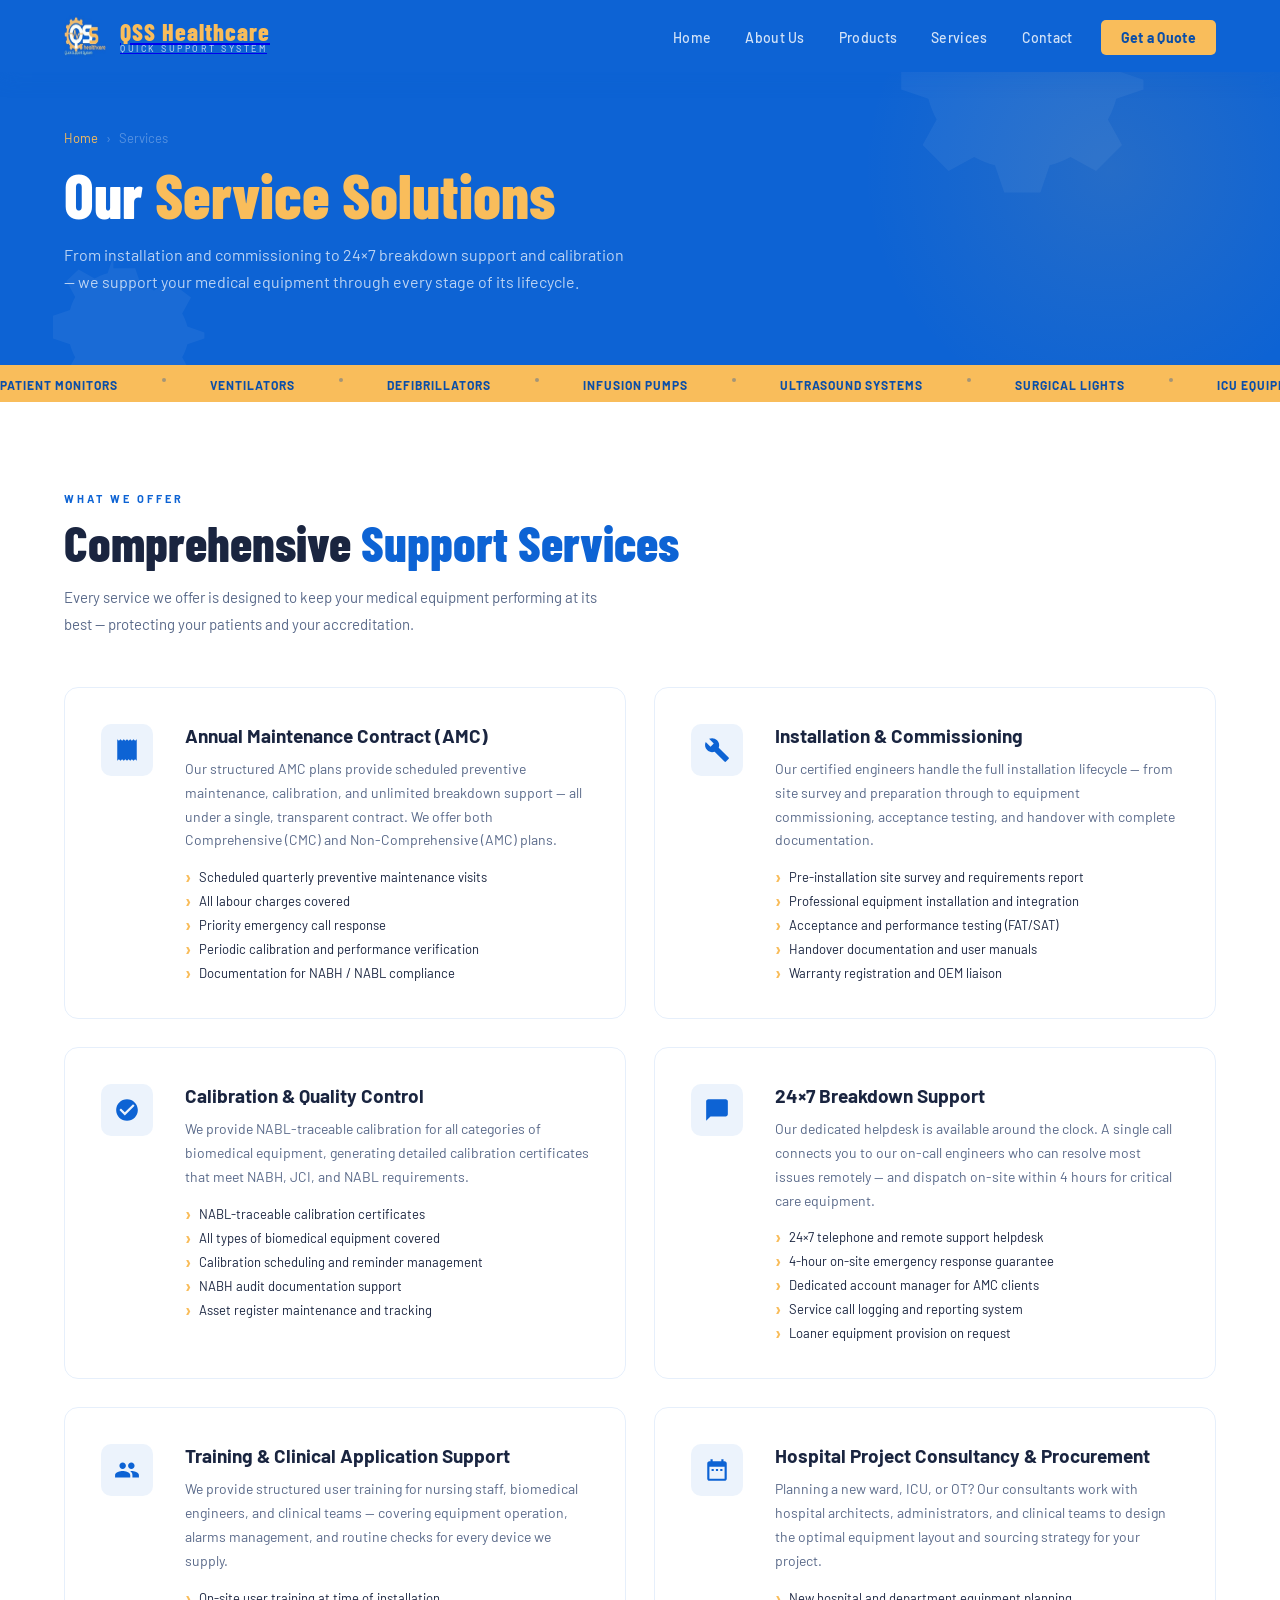
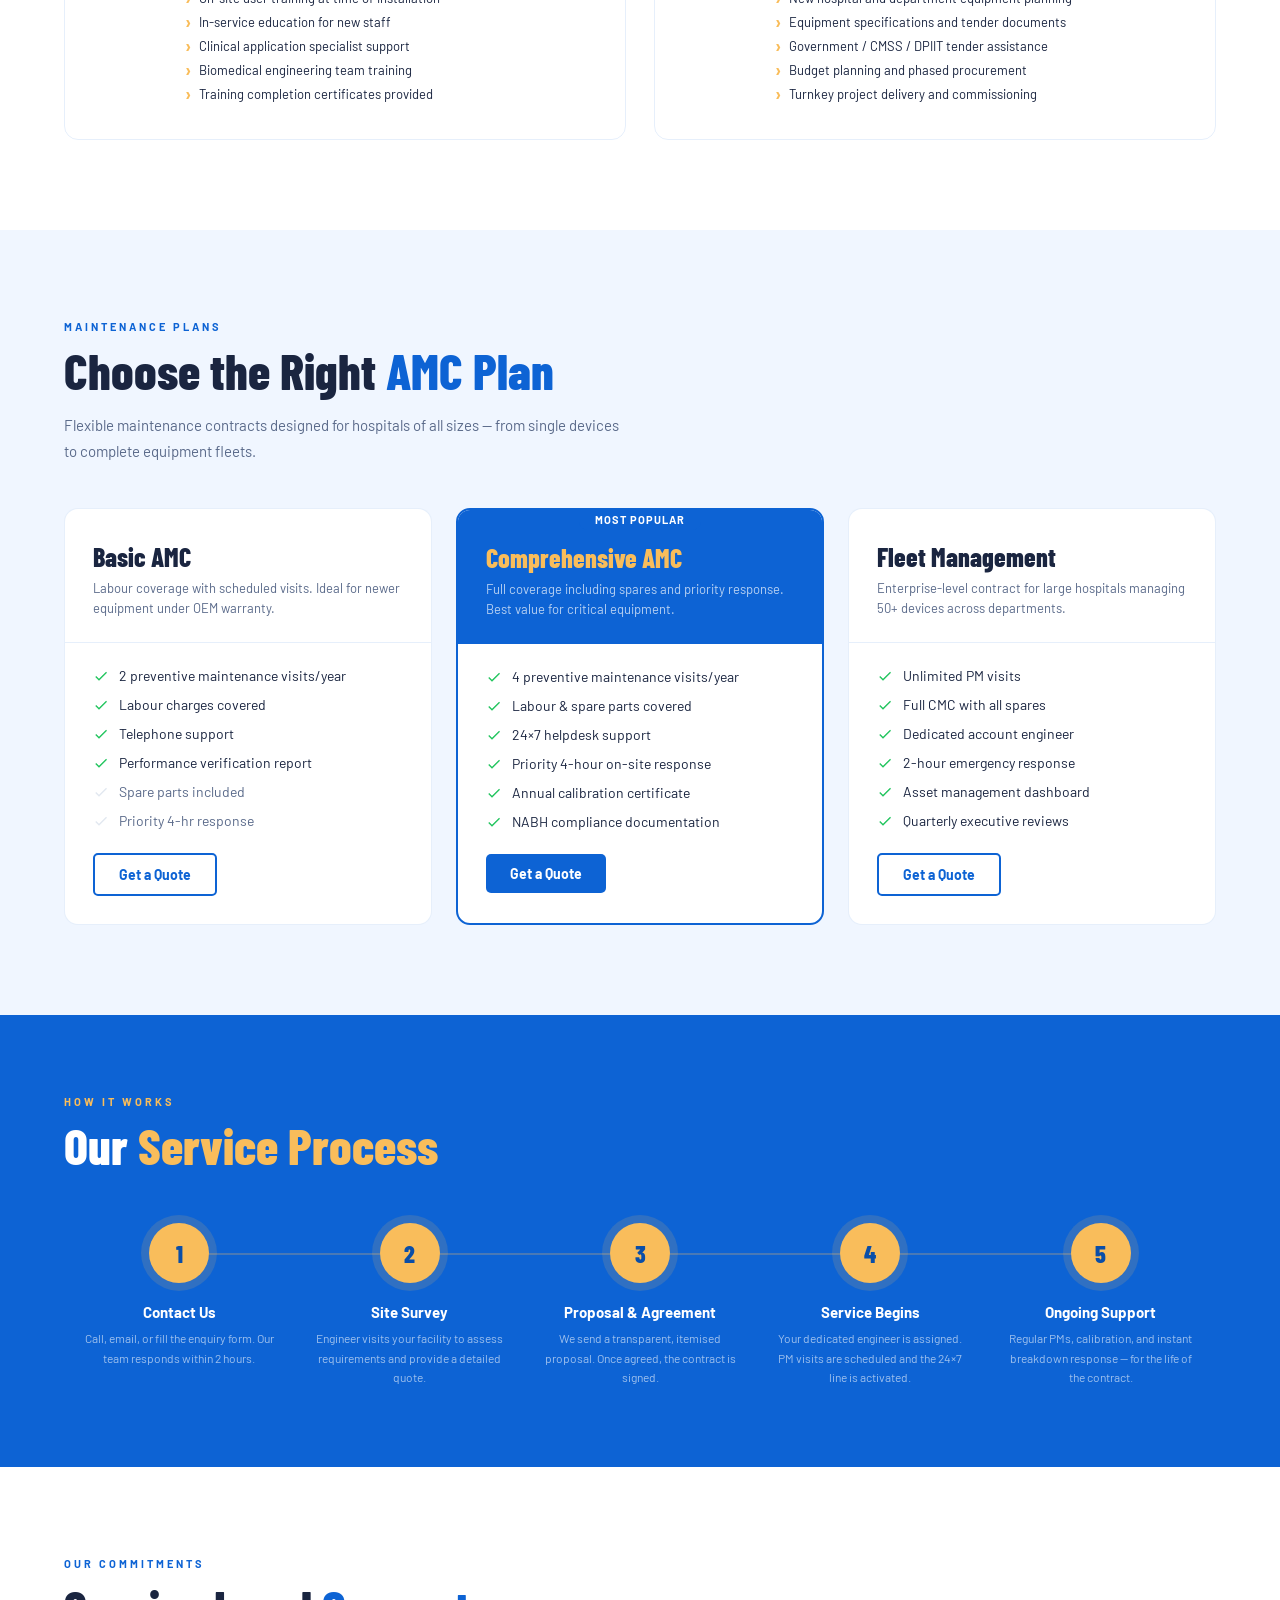
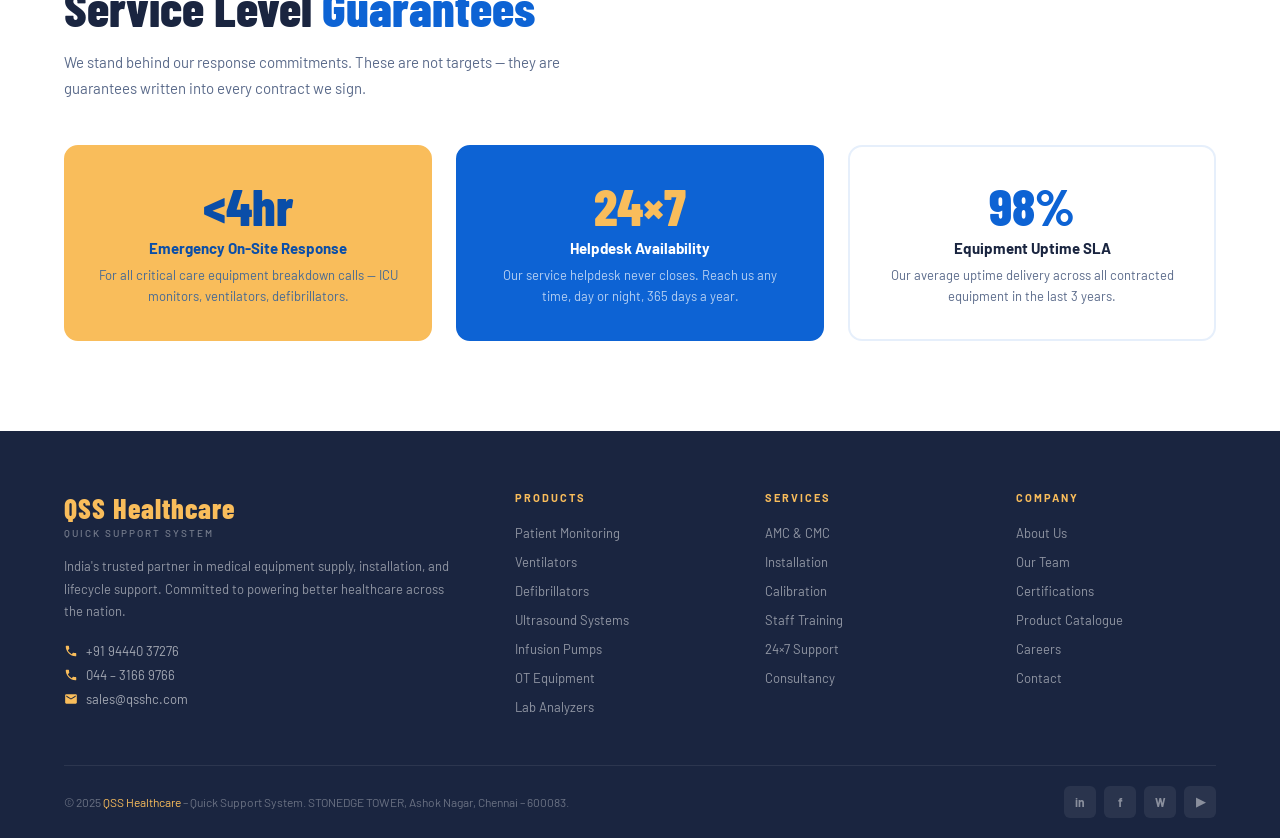
<file: services.html>
<!DOCTYPE html>
<html lang="en">
<head>
<meta charset="UTF-8">
<meta name="viewport" content="width=device-width, initial-scale=1.0">
<title>Services – QSS Healthcare</title>
<link href="https://fonts.googleapis.com/css2?family=Barlow:wght@300;400;500;600;700;800&family=Barlow+Condensed:wght@600;700;800&display=swap" rel="stylesheet">
<link rel="stylesheet" href="shared.css">
<style>
/* ===== SERVICES MAIN ===== */
.services-main { background: white; }
.svc-full-grid { display: grid; grid-template-columns: 1fr 1fr; gap: 28px; margin-top: 50px; }
.svc-full-card {
  border: 1px solid var(--border); border-radius: 14px; padding: 36px;
  display: grid; grid-template-columns: 60px 1fr; gap: 24px; align-items: start;
  transition: all 0.3s;
}
.sfc-num { font-family: 'Barlow Condensed', sans-serif; font-size: 48px; font-weight: 800; color: var(--blue); opacity: 0.1; line-height: 1; grid-column: 1; grid-row: 1 / 4; align-self: center; }
.svc-full-card:hover { box-shadow: 0 12px 40px rgba(13,99,212,0.12); border-color: var(--blue); transform: translateY(-3px); }
.sfc-icon { width: 52px; height: 52px; background: rgba(13,99,212,0.08); border-radius: 10px; display: flex; align-items: center; justify-content: center; margin-bottom: 16px; }
.sfc-icon svg { width: 26px; height: 26px; fill: var(--blue); }
.sfc-content h3 { font-size: 19px; font-weight: 700; color: var(--text); margin-bottom: 10px; }
.sfc-content p { font-size: 14px; color: var(--muted); line-height: 1.7; margin-bottom: 16px; }
.sfc-points { list-style: none; display: flex; flex-direction: column; gap: 6px; }
.sfc-points li { font-size: 13px; color: var(--text); display: flex; align-items: center; gap: 8px; }
.sfc-points li::before { content: '›'; color: var(--gold); font-size: 18px; font-weight: 700; line-height: 1; }

/* ===== AMC PLANS ===== */
.amc-section { background: var(--light); }
.plans-grid { display: grid; grid-template-columns: repeat(3, 1fr); gap: 24px; margin-top: 44px; }
.plan-card {
  background: white; border-radius: 14px; overflow: hidden;
  border: 1px solid var(--border); transition: all 0.3s;
}
.plan-card.featured { border: 2px solid var(--blue); position: relative; }
.plan-featured-badge {
  position: absolute; top: -1px; left: 50%; transform: translateX(-50%);
  background: var(--blue); color: white; font-size: 11px; font-weight: 700;
  letter-spacing: 1px; text-transform: uppercase; padding: 4px 16px; border-radius: 0 0 8px 8px;
}
.plan-card:hover { box-shadow: 0 12px 36px rgba(13,99,212,0.14); transform: translateY(-4px); }
.plan-header { padding: 32px 28px 24px; border-bottom: 1px solid var(--border); }
.plan-card.featured .plan-header { background: var(--blue); }
.plan-name { font-family: 'Barlow Condensed', sans-serif; font-size: 26px; font-weight: 800; color: var(--text); margin-bottom: 6px; }
.plan-card.featured .plan-name { color: var(--gold); }
.plan-desc { font-size: 13px; color: var(--muted); line-height: 1.55; }
.plan-card.featured .plan-desc { color: rgba(255,255,255,0.7); }
.plan-body { padding: 24px 28px 28px; }
.plan-features { list-style: none; display: flex; flex-direction: column; gap: 12px; margin-bottom: 24px; }
.plan-features li { display: flex; align-items: center; gap: 10px; font-size: 14px; color: var(--text); }
.plan-features li svg { width: 16px; height: 16px; fill: #22c55e; flex-shrink: 0; }
.plan-features li.na { color: var(--muted); }
.plan-features li.na svg { fill: #e2e8f0; }

/* ===== PROCESS ===== */
.process { background: var(--blue); padding: 80px 5%; }
.process .section-label { color: var(--gold); }
.process .section-title { color: white; }
.process .section-title em { color: var(--gold); }
.process-steps { display: flex; gap: 0; margin-top: 50px; position: relative; }
.process-steps::before {
  content: ''; position: absolute; top: 30px; left: 10%; right: 10%;
  height: 2px; background: rgba(249,189,91,0.25); z-index: 0;
}
.step {
  flex: 1; text-align: center; position: relative; z-index: 1; padding: 0 16px;
}
.step-num {
  width: 60px; height: 60px; background: var(--gold); border-radius: 50%;
  display: flex; align-items: center; justify-content: center;
  font-family: 'Barlow Condensed', sans-serif; font-size: 24px; font-weight: 800;
  color: var(--blue-dark); margin: 0 auto 20px; box-shadow: 0 0 0 8px rgba(249,189,91,0.15);
}
.step h4 { font-size: 15px; font-weight: 700; color: white; margin-bottom: 8px; }
.step p { font-size: 12px; color: rgba(255,255,255,0.6); line-height: 1.6; }

/* ===== RESPONSE SLA ===== */
.sla-section { background: white; }
.sla-grid { display: grid; grid-template-columns: repeat(3, 1fr); gap: 24px; margin-top: 44px; }
.sla-card {
  border-radius: 14px; padding: 32px; text-align: center;
  border: 2px solid var(--border); transition: all 0.25s;
}
.sla-card.gold-card { background: var(--gold); border-color: var(--gold); }
.sla-card.blue-card { background: var(--blue); border-color: var(--blue); }
.sla-card:not(.gold-card):not(.blue-card):hover { border-color: var(--blue); box-shadow: 0 10px 32px rgba(13,99,212,0.1); transform: translateY(-3px); }
.sla-num { font-family: 'Barlow Condensed', sans-serif; font-size: 52px; font-weight: 800; line-height: 1; margin-bottom: 8px; }
.sla-card .sla-num { color: var(--blue); }
.sla-card.gold-card .sla-num { color: var(--blue-dark); }
.sla-card.blue-card .sla-num { color: var(--gold); }
.sla-label { font-size: 15px; font-weight: 700; margin-bottom: 8px; color: var(--text); }
.sla-card.gold-card .sla-label { color: var(--blue-dark); }
.sla-card.blue-card .sla-label { color: white; }
.sla-sub { font-size: 13px; color: var(--muted); line-height: 1.6; }
.sla-card.gold-card .sla-sub { color: var(--blue-dark); opacity: 0.75; }
.sla-card.blue-card .sla-sub { color: rgba(255,255,255,0.7); }

@media (max-width: 960px) {
  .svc-full-grid { grid-template-columns: 1fr; }
  .plans-grid { grid-template-columns: 1fr; }
  .process-steps { flex-direction: column; gap: 24px; }
  .process-steps::before { display: none; }
  .sla-grid { grid-template-columns: 1fr; }
}
</style>
</head>
<body>

<div class="page-header">
  <svg class="gear-deco gear-deco-1" viewBox="0 0 100 100" fill="white"><path d="M43.7,5.6l-2.9,8.5c-2.3,0.6-4.5,1.5-6.5,2.6l-8-4.4L20.2,18l4.4,8c-1.1,2-2,4.2-2.6,6.5l-8.5,2.9v11.3l8.5,2.9c0.6,2.3,1.5,4.5,2.6,6.5l-4.4,8l8.1,8.1l8-4.4c2,1.1,4.2,2,6.5,2.6l2.9,8.5h11.3l2.9-8.5c2.3-0.6,4.5-1.5,6.5-2.6l8,4.4l8.1-8.1l-4.4-8c1.1-2,2-4.2,2.6-6.5l8.5-2.9V43.7l-8.5-2.9c-0.6-2.3-1.5-4.5-2.6-6.5l4.4-8L72,18.3l-8,4.4c-2-1.1-4.2-2-6.5-2.6l-2.9-8.5H43.7z"/></svg>
  <svg class="gear-deco gear-deco-2" viewBox="0 0 100 100" fill="white"><path d="M43.7,5.6l-2.9,8.5c-2.3,0.6-4.5,1.5-6.5,2.6l-8-4.4L20.2,18l4.4,8c-1.1,2-2,4.2-2.6,6.5l-8.5,2.9v11.3l8.5,2.9c0.6,2.3,1.5,4.5,2.6,6.5l-4.4,8l8.1,8.1l8-4.4c2,1.1,4.2,2,6.5,2.6l2.9,8.5h11.3l2.9-8.5c2.3-0.6,4.5-1.5,6.5-2.6l8,4.4l8.1-8.1l-4.4-8c1.1-2,2-4.2,2.6-6.5l8.5-2.9V43.7l-8.5-2.9c-0.6-2.3-1.5-4.5-2.6-6.5l4.4-8L72,18.3l-8,4.4c-2-1.1-4.2-2-6.5-2.6l-2.9-8.5H43.7z"/></svg>
  <div class="breadcrumb"><a href="index.html">Home</a><span>›</span><span>Services</span></div>
  <h1>Our <em>Service Solutions</em></h1>
  <p>From installation and commissioning to 24×7 breakdown support and calibration — we support your medical equipment through every stage of its lifecycle.</p>
</div>

<!-- MAIN SERVICES -->
<section class="services-main section-wrap">
  <div class="section-label">What We Offer</div>
  <h2 class="section-title">Comprehensive <em>Support Services</em></h2>
  <p class="section-desc">Every service we offer is designed to keep your medical equipment performing at its best — protecting your patients and your accreditation.</p>
  <div class="svc-full-grid">

    <div class="svc-full-card">
      <div class="sfc-icon"><svg viewBox="0 0 24 24"><path d="M19.5 3.5L18 2l-1.5 1.5L15 2l-1.5 1.5L12 2l-1.5 1.5L9 2 7.5 3.5 6 2 4.5 3.5 3 2v20l1.5-1.5L6 22l1.5-1.5L9 22l1.5-1.5L12 22l1.5-1.5L15 22l1.5-1.5L18 22l1.5-1.5L21 22V2l-1.5 1.5z"/></svg></div>
      <div class="sfc-content">
        <h3>Annual Maintenance Contract (AMC)</h3>
        <p>Our structured AMC plans provide scheduled preventive maintenance, calibration, and unlimited breakdown support — all under a single, transparent contract. We offer both Comprehensive (CMC) and Non-Comprehensive (AMC) plans.</p>
        <ul class="sfc-points">
          <li>Scheduled quarterly preventive maintenance visits</li>
          <li>All labour charges covered</li>
          <li>Priority emergency call response</li>
          <li>Periodic calibration and performance verification</li>
          <li>Documentation for NABH / NABL compliance</li>
        </ul>
      </div>
    </div>

    <div class="svc-full-card">
      <div class="sfc-icon"><svg viewBox="0 0 24 24"><path d="M22.7 19l-9.1-9.1c.9-2.3.4-5-1.5-6.9-2-2-5-2.4-7.4-1.3L9 6 6 9 1.6 4.7C.4 7.1.9 10.1 2.9 12.1c1.9 1.9 4.6 2.4 6.9 1.5l9.1 9.1c.4.4 1 .4 1.4 0l2.3-2.3c.5-.4.5-1.1.1-1.4z"/></svg></div>
      <div class="sfc-content">
        <h3>Installation & Commissioning</h3>
        <p>Our certified engineers handle the full installation lifecycle — from site survey and preparation through to equipment commissioning, acceptance testing, and handover with complete documentation.</p>
        <ul class="sfc-points">
          <li>Pre-installation site survey and requirements report</li>
          <li>Professional equipment installation and integration</li>
          <li>Acceptance and performance testing (FAT/SAT)</li>
          <li>Handover documentation and user manuals</li>
          <li>Warranty registration and OEM liaison</li>
        </ul>
      </div>
    </div>

    <div class="svc-full-card">
      <div class="sfc-icon"><svg viewBox="0 0 24 24"><path d="M12 2C6.48 2 2 6.48 2 12s4.48 10 10 10 10-4.48 10-10S17.52 2 12 2zm-2 15l-5-5 1.41-1.41L10 14.17l7.59-7.59L19 8l-9 9z"/></svg></div>
      <div class="sfc-content">
        <h3>Calibration & Quality Control</h3>
        <p>We provide NABL-traceable calibration for all categories of biomedical equipment, generating detailed calibration certificates that meet NABH, JCI, and NABL requirements.</p>
        <ul class="sfc-points">
          <li>NABL-traceable calibration certificates</li>
          <li>All types of biomedical equipment covered</li>
          <li>Calibration scheduling and reminder management</li>
          <li>NABH audit documentation support</li>
          <li>Asset register maintenance and tracking</li>
        </ul>
      </div>
    </div>

    <div class="svc-full-card">
      <div class="sfc-icon"><svg viewBox="0 0 24 24"><path d="M20 2H4c-1.1 0-2 .9-2 2v18l4-4h14c1.1 0 2-.9 2-2V4c0-1.1-.9-2-2-2z"/></svg></div>
      <div class="sfc-content">
        <h3>24×7 Breakdown Support</h3>
        <p>Our dedicated helpdesk is available around the clock. A single call connects you to our on-call engineers who can resolve most issues remotely — and dispatch on-site within 4 hours for critical care equipment.</p>
        <ul class="sfc-points">
          <li>24×7 telephone and remote support helpdesk</li>
          <li>4-hour on-site emergency response guarantee</li>
          <li>Dedicated account manager for AMC clients</li>
          <li>Service call logging and reporting system</li>
          <li>Loaner equipment provision on request</li>
        </ul>
      </div>
    </div>

    <div class="svc-full-card">
      <div class="sfc-icon"><svg viewBox="0 0 24 24"><path d="M16 11c1.66 0 2.99-1.34 2.99-3S17.66 5 16 5c-1.66 0-3 1.34-3 3s1.34 3 3 3zm-8 0c1.66 0 2.99-1.34 2.99-3S9.66 5 8 5C6.34 5 5 6.34 5 8s1.34 3 3 3zm0 2c-2.33 0-7 1.17-7 3.5V19h14v-2.5c0-2.33-4.67-3.5-7-3.5zm8 0c-.29 0-.62.02-.97.05 1.16.84 1.97 1.97 1.97 3.45V19h6v-2.5c0-2.33-4.67-3.5-7-3.5z"/></svg></div>
      <div class="sfc-content">
        <h3>Training & Clinical Application Support</h3>
        <p>We provide structured user training for nursing staff, biomedical engineers, and clinical teams — covering equipment operation, alarms management, and routine checks for every device we supply.</p>
        <ul class="sfc-points">
          <li>On-site user training at time of installation</li>
          <li>In-service education for new staff</li>
          <li>Clinical application specialist support</li>
          <li>Biomedical engineering team training</li>
          <li>Training completion certificates provided</li>
        </ul>
      </div>
    </div>

    <div class="svc-full-card">
      <div class="sfc-icon"><svg viewBox="0 0 24 24"><path d="M9 11H7v2h2v-2zm4 0h-2v2h2v-2zm4 0h-2v2h2v-2zm2-7h-1V2h-2v2H8V2H6v2H5c-1.11 0-1.99.9-1.99 2L3 20c0 1.1.89 2 2 2h14c1.1 0 2-.9 2-2V6c0-1.1-.9-2-2-2zm0 16H5V9h14v11z"/></svg></div>
      <div class="sfc-content">
        <h3>Hospital Project Consultancy & Procurement</h3>
        <p>Planning a new ward, ICU, or OT? Our consultants work with hospital architects, administrators, and clinical teams to design the optimal equipment layout and sourcing strategy for your project.</p>
        <ul class="sfc-points">
          <li>New hospital and department equipment planning</li>
          <li>Equipment specifications and tender documents</li>
          <li>Government / CMSS / DPIIT tender assistance</li>
          <li>Budget planning and phased procurement</li>
          <li>Turnkey project delivery and commissioning</li>
        </ul>
      </div>
    </div>

  </div>
</section>

<!-- AMC PLANS -->
<section class="amc-section section-wrap">
  <div class="section-label">Maintenance Plans</div>
  <h2 class="section-title">Choose the Right <em>AMC Plan</em></h2>
  <p class="section-desc">Flexible maintenance contracts designed for hospitals of all sizes — from single devices to complete equipment fleets.</p>
  <div class="plans-grid">
    <div class="plan-card">
      <div class="plan-header">
        <div class="plan-name">Basic AMC</div>
        <p class="plan-desc">Labour coverage with scheduled visits. Ideal for newer equipment under OEM warranty.</p>
      </div>
      <div class="plan-body">
        <ul class="plan-features">
          <li><svg viewBox="0 0 24 24"><path d="M9 16.17L4.83 12l-1.42 1.41L9 19 21 7l-1.41-1.41z"/></svg> 2 preventive maintenance visits/year</li>
          <li><svg viewBox="0 0 24 24"><path d="M9 16.17L4.83 12l-1.42 1.41L9 19 21 7l-1.41-1.41z"/></svg> Labour charges covered</li>
          <li><svg viewBox="0 0 24 24"><path d="M9 16.17L4.83 12l-1.42 1.41L9 19 21 7l-1.41-1.41z"/></svg> Telephone support</li>
          <li><svg viewBox="0 0 24 24"><path d="M9 16.17L4.83 12l-1.42 1.41L9 19 21 7l-1.41-1.41z"/></svg> Performance verification report</li>
          <li class="na"><svg viewBox="0 0 24 24"><path d="M9 16.17L4.83 12l-1.42 1.41L9 19 21 7l-1.41-1.41z"/></svg> Spare parts included</li>
          <li class="na"><svg viewBox="0 0 24 24"><path d="M9 16.17L4.83 12l-1.42 1.41L9 19 21 7l-1.41-1.41z"/></svg> Priority 4-hr response</li>
        </ul>
        <a href="contact.html" class="btn btn-outline-white" style="border:2px solid var(--blue);color:var(--blue);background:transparent;padding:11px 24px;border-radius:5px;font-weight:700;font-size:14px;text-decoration:none;display:inline-block;transition:all 0.2s;" onmouseover="this.style.background='var(--blue)';this.style.color='white'" onmouseout="this.style.background='transparent';this.style.color='var(--blue)'">Get a Quote</a>
      </div>
    </div>

    <div class="plan-card featured">
      <div class="plan-featured-badge">Most Popular</div>
      <div class="plan-header">
        <div class="plan-name">Comprehensive AMC</div>
        <p class="plan-desc">Full coverage including spares and priority response. Best value for critical equipment.</p>
      </div>
      <div class="plan-body">
        <ul class="plan-features">
          <li><svg viewBox="0 0 24 24"><path d="M9 16.17L4.83 12l-1.42 1.41L9 19 21 7l-1.41-1.41z"/></svg> 4 preventive maintenance visits/year</li>
          <li><svg viewBox="0 0 24 24"><path d="M9 16.17L4.83 12l-1.42 1.41L9 19 21 7l-1.41-1.41z"/></svg> Labour & spare parts covered</li>
          <li><svg viewBox="0 0 24 24"><path d="M9 16.17L4.83 12l-1.42 1.41L9 19 21 7l-1.41-1.41z"/></svg> 24×7 helpdesk support</li>
          <li><svg viewBox="0 0 24 24"><path d="M9 16.17L4.83 12l-1.42 1.41L9 19 21 7l-1.41-1.41z"/></svg> Priority 4-hour on-site response</li>
          <li><svg viewBox="0 0 24 24"><path d="M9 16.17L4.83 12l-1.42 1.41L9 19 21 7l-1.41-1.41z"/></svg> Annual calibration certificate</li>
          <li><svg viewBox="0 0 24 24"><path d="M9 16.17L4.83 12l-1.42 1.41L9 19 21 7l-1.41-1.41z"/></svg> NABH compliance documentation</li>
        </ul>
        <a href="contact.html" class="btn btn-blue" style="display:inline-block;text-decoration:none;padding:11px 24px;border-radius:5px;font-weight:700;font-size:14px;background:var(--blue);color:white;">Get a Quote</a>
      </div>
    </div>

    <div class="plan-card">
      <div class="plan-header">
        <div class="plan-name">Fleet Management</div>
        <p class="plan-desc">Enterprise-level contract for large hospitals managing 50+ devices across departments.</p>
      </div>
      <div class="plan-body">
        <ul class="plan-features">
          <li><svg viewBox="0 0 24 24"><path d="M9 16.17L4.83 12l-1.42 1.41L9 19 21 7l-1.41-1.41z"/></svg> Unlimited PM visits</li>
          <li><svg viewBox="0 0 24 24"><path d="M9 16.17L4.83 12l-1.42 1.41L9 19 21 7l-1.41-1.41z"/></svg> Full CMC with all spares</li>
          <li><svg viewBox="0 0 24 24"><path d="M9 16.17L4.83 12l-1.42 1.41L9 19 21 7l-1.41-1.41z"/></svg> Dedicated account engineer</li>
          <li><svg viewBox="0 0 24 24"><path d="M9 16.17L4.83 12l-1.42 1.41L9 19 21 7l-1.41-1.41z"/></svg> 2-hour emergency response</li>
          <li><svg viewBox="0 0 24 24"><path d="M9 16.17L4.83 12l-1.42 1.41L9 19 21 7l-1.41-1.41z"/></svg> Asset management dashboard</li>
          <li><svg viewBox="0 0 24 24"><path d="M9 16.17L4.83 12l-1.42 1.41L9 19 21 7l-1.41-1.41z"/></svg> Quarterly executive reviews</li>
        </ul>
        <a href="contact.html" class="btn btn-outline-white" style="border:2px solid var(--blue);color:var(--blue);background:transparent;padding:11px 24px;border-radius:5px;font-weight:700;font-size:14px;text-decoration:none;display:inline-block;transition:all 0.2s;" onmouseover="this.style.background='var(--blue)';this.style.color='white'" onmouseout="this.style.background='transparent';this.style.color='var(--blue)'">Get a Quote</a>
      </div>
    </div>
  </div>
</section>

<!-- PROCESS -->
<section class="process">
  <div class="section-label">How It Works</div>
  <h2 class="section-title">Our <em>Service Process</em></h2>
  <div class="process-steps">
    <div class="step"><div class="step-num">1</div><h4>Contact Us</h4><p>Call, email, or fill the enquiry form. Our team responds within 2 hours.</p></div>
    <div class="step"><div class="step-num">2</div><h4>Site Survey</h4><p>Engineer visits your facility to assess requirements and provide a detailed quote.</p></div>
    <div class="step"><div class="step-num">3</div><h4>Proposal & Agreement</h4><p>We send a transparent, itemised proposal. Once agreed, the contract is signed.</p></div>
    <div class="step"><div class="step-num">4</div><h4>Service Begins</h4><p>Your dedicated engineer is assigned. PM visits are scheduled and the 24×7 line is activated.</p></div>
    <div class="step"><div class="step-num">5</div><h4>Ongoing Support</h4><p>Regular PMs, calibration, and instant breakdown response — for the life of the contract.</p></div>
  </div>
</section>

<!-- SLA -->
<section class="sla-section section-wrap">
  <div class="section-label">Our Commitments</div>
  <h2 class="section-title">Service Level <em>Guarantees</em></h2>
  <p class="section-desc">We stand behind our response commitments. These are not targets — they are guarantees written into every contract we sign.</p>
  <div class="sla-grid">
    <div class="sla-card gold-card">
      <div class="sla-num">&lt;4hr</div>
      <div class="sla-label">Emergency On-Site Response</div>
      <div class="sla-sub">For all critical care equipment breakdown calls — ICU monitors, ventilators, defibrillators.</div>
    </div>
    <div class="sla-card blue-card">
      <div class="sla-num">24×7</div>
      <div class="sla-label">Helpdesk Availability</div>
      <div class="sla-sub">Our service helpdesk never closes. Reach us any time, day or night, 365 days a year.</div>
    </div>
    <div class="sla-card">
      <div class="sla-num">98%</div>
      <div class="sla-label">Equipment Uptime SLA</div>
      <div class="sla-sub">Our average uptime delivery across all contracted equipment in the last 3 years.</div>
    </div>
  </div>
</section>

<script src="shared.js"></script>
</body>
</html>
</file>
<file: shared.css>
/* =====================
   QSS HEALTHCARE — SHARED STYLES
   ===================== */
:root {
  --blue: #0d63d4;
  --blue-dark: #0a4ea8;
  --blue-deeper: #073d85;
  --gold: #f9bd5b;
  --gold-dark: #e5a535;
  --white: #ffffff;
  --light: #f0f6ff;
  --text: #1a2540;
  --muted: #5a6a8a;
  --border: rgba(13,99,212,0.1);
}

* { margin: 0; padding: 0; box-sizing: border-box; }
html { scroll-behavior: smooth; }
body {
  font-family: 'Barlow', sans-serif;
  color: var(--text);
  overflow-x: hidden;
  background: var(--white);
}

/* ---- NAV ---- */
nav {
  position: fixed; top: 0; left: 0; right: 0; z-index: 1000;
  background: var(--blue);
  display: flex; align-items: center; justify-content: space-between;
  padding: 0 5%; height: 72px;
  box-shadow: 0 2px 20px rgba(13,99,212,0.35);
  transition: height 0.3s;
}
nav.scrolled { height: 62px; }

.nav-logo {
  display: flex;
  align-items: center;
  gap: 14px;
  min-width: 220px;   /* gives breathing space */
}

.nav-logo img {
  height: 50px;   /* adjust as needed */
  width: auto;
  flex-shrink: 0;
}

.logo-text { display: flex; flex-direction: column; line-height: 1; }
.logo-text .qss-name {
  font-family: 'Barlow Condensed', sans-serif;
  font-size: 24px; font-weight: 800; color: var(--gold); letter-spacing: 1px;
}
.logo-text .qss-tag {
  font-size: 9px; font-weight: 500; color: rgba(255,255,255,0.65);
  letter-spacing: 2.5px; text-transform: uppercase;
}

.nav-menu { display: flex; align-items: center; gap: 6px; list-style: none; }
.nav-menu a {
  color: rgba(255,255,255,0.82); text-decoration: none;
  font-size: 14px; font-weight: 500; letter-spacing: 0.3px;
  padding: 8px 14px; border-radius: 4px;
  transition: all 0.2s;
}
.nav-menu a:hover, .nav-menu a.active {
  color: var(--gold); background: rgba(255,255,255,0.08);
}
.nav-menu .nav-cta {
  background: var(--gold); color: var(--blue-dark) !important;
  font-weight: 700 !important; padding: 9px 20px !important;
  border-radius: 5px; margin-left: 8px;
}
.nav-menu .nav-cta:hover { background: var(--gold-dark) !important; }

/* Hamburger */
.hamburger {
  display: none; flex-direction: column; gap: 5px; cursor: pointer;
  padding: 8px; background: none; border: none;
}
.hamburger span { display: block; width: 24px; height: 2px; background: white; border-radius: 2px; transition: all 0.3s; }
.hamburger.open span:nth-child(1) { transform: translateY(7px) rotate(45deg); }
.hamburger.open span:nth-child(2) { opacity: 0; }
.hamburger.open span:nth-child(3) { transform: translateY(-7px) rotate(-45deg); }

.mobile-menu {
  display: none; position: fixed; top: 72px; left: 0; right: 0;
  background: var(--blue-dark); z-index: 999;
  padding: 20px 5% 30px; flex-direction: column; gap: 4px;
  box-shadow: 0 10px 30px rgba(0,0,0,0.3);
}
.mobile-menu.open { display: flex; }
.mobile-menu a {
  color: rgba(255,255,255,0.85); text-decoration: none;
  font-size: 15px; font-weight: 500; padding: 12px 16px; border-radius: 6px;
  transition: all 0.2s;
}
.mobile-menu a:hover, .mobile-menu a.active { color: var(--gold); background: rgba(255,255,255,0.07); }
.mobile-menu .mob-cta { background: var(--gold) !important; color: var(--blue-dark) !important; font-weight: 700 !important; margin-top: 8px; }

/* ---- PAGE HEADER BANNER ---- */
.page-header {
  background: var(--blue);
  padding: 130px 5% 70px;
  position: relative; overflow: hidden;
}
.page-header::before {
  content: ''; position: absolute; top: -80px; right: -80px;
  width: 500px; height: 500px; border-radius: 50%;
  background: radial-gradient(circle, rgba(249,189,91,0.1) 0%, transparent 70%);
}
.page-header .gear-deco {
  position: absolute; opacity: 0.05; animation: spin 25s linear infinite;
}
.page-header .gear-deco-1 { top: -60px; right: 8%; width: 320px; height: 320px; }
.page-header .gear-deco-2 { bottom: -80px; left: 2%; width: 200px; height: 200px; animation-direction: reverse; }
@keyframes spin { to { transform: rotate(360deg); } }

.page-header .breadcrumb {
  display: flex; align-items: center; gap: 8px;
  font-size: 13px; color: rgba(255,255,255,0.55);
  margin-bottom: 16px;
}
.page-header .breadcrumb a { color: var(--gold); text-decoration: none; }
.page-header .breadcrumb span { color: rgba(255,255,255,0.3); }
.page-header h1 {
  font-family: 'Barlow Condensed', sans-serif;
  font-size: clamp(38px, 5vw, 62px); font-weight: 800;
  color: white; line-height: 1.05; position: relative;
}
.page-header h1 em { color: var(--gold); font-style: normal; }
.page-header p {
  font-size: 16px; color: rgba(255,255,255,0.72);
  line-height: 1.7; margin-top: 14px; max-width: 560px; position: relative;
}

/* ---- TICKER ---- */
.ticker {
  background: var(--gold); padding: 9px 0; overflow: hidden; white-space: nowrap;
}
.ticker-track { display: inline-flex; gap: 36px; animation: ticker 38s linear infinite; }
@keyframes ticker { to { transform: translateX(-50%); } }
.ticker-item { font-size: 12px; font-weight: 700; color: var(--blue-dark); text-transform: uppercase; letter-spacing: 1px; }
.ticker-dot { display: inline-block; width: 4px; height: 4px; background: var(--blue-dark); border-radius: 50%; vertical-align: middle; margin: 0 8px; opacity: 0.35; }

/* ---- SECTION COMMONS ---- */
.section-wrap { padding: 90px 5%; }
.section-label {
  font-size: 11px; font-weight: 700; color: var(--blue);
  text-transform: uppercase; letter-spacing: 3px; margin-bottom: 10px;
}
.section-title {
  font-family: 'Barlow Condensed', sans-serif;
  font-size: clamp(30px, 4vw, 50px); font-weight: 800;
  color: var(--text); line-height: 1.1; margin-bottom: 14px;
}
.section-title em { color: var(--blue); font-style: normal; }
.section-desc { font-size: 15px; color: var(--muted); line-height: 1.75; max-width: 560px; }

/* ---- BUTTONS ---- */
.btn { display: inline-flex; align-items: center; gap: 8px; text-decoration: none; font-family: 'Barlow', sans-serif; font-weight: 700; font-size: 15px; padding: 13px 28px; border-radius: 5px; transition: all 0.25s; cursor: pointer; border: none; }
.btn-blue { background: var(--blue); color: white; }
.btn-blue:hover { background: var(--blue-dark); transform: translateY(-2px); box-shadow: 0 8px 24px rgba(13,99,212,0.3); }
.btn-gold { background: var(--gold); color: var(--blue-dark); }
.btn-gold:hover { background: var(--gold-dark); transform: translateY(-2px); box-shadow: 0 8px 24px rgba(249,189,91,0.35); }
.btn-outline-white { border: 2px solid rgba(255,255,255,0.35); color: white; background: transparent; }
.btn-outline-white:hover { border-color: var(--gold); color: var(--gold); transform: translateY(-2px); }

/* ---- FOOTER ---- */
footer {
  background: var(--text); color: white; padding: 60px 5% 0;
}
.footer-grid {
  display: grid; grid-template-columns: 2fr 1fr 1fr 1fr; gap: 50px; padding-bottom: 50px;
}
.footer-brand .fb-name {
  font-family: 'Barlow Condensed', sans-serif;
  font-size: 28px; font-weight: 800; color: var(--gold); letter-spacing: 1px;
}
.footer-brand .fb-tag {
  font-size: 10px; font-weight: 500; color: rgba(255,255,255,0.4);
  text-transform: uppercase; letter-spacing: 2px; margin-bottom: 16px; display: block; margin-top: 2px;
}
.footer-brand p { font-size: 13px; color: rgba(255,255,255,0.52); line-height: 1.75; margin-bottom: 20px; }
.footer-contact-mini { display: flex; flex-direction: column; gap: 8px; }
.footer-contact-mini a {
  font-size: 13px; color: rgba(255,255,255,0.6); text-decoration: none;
  display: flex; align-items: center; gap: 8px; transition: color 0.2s;
}
.footer-contact-mini a:hover { color: var(--gold); }
.footer-contact-mini svg { width: 14px; height: 14px; fill: var(--gold); flex-shrink: 0; }
.footer-col h4 {
  font-size: 11px; font-weight: 700; color: var(--gold);
  text-transform: uppercase; letter-spacing: 2px; margin-bottom: 18px;
}
.footer-col ul { list-style: none; display: flex; flex-direction: column; gap: 10px; }
.footer-col a { font-size: 13px; color: rgba(255,255,255,0.52); text-decoration: none; transition: color 0.2s; }
.footer-col a:hover { color: var(--gold); }
.footer-bottom {
  border-top: 1px solid rgba(255,255,255,0.08);
  padding: 20px 0; display: flex; justify-content: space-between;
  align-items: center; flex-wrap: wrap; gap: 12px;
}
.footer-bottom p { font-size: 12px; color: rgba(255,255,255,0.35); }
.footer-bottom span { color: var(--gold); }
.social-row { display: flex; gap: 8px; }
.social-btn {
  width: 32px; height: 32px; background: rgba(255,255,255,0.07); border-radius: 6px;
  display: flex; align-items: center; justify-content: center;
  text-decoration: none; color: rgba(255,255,255,0.45); font-size: 12px; font-weight: 700;
  transition: all 0.2s;
}
.social-btn:hover { background: var(--gold); color: var(--blue-dark); }

/* ---- RESPONSIVE ---- */
@media (max-width: 960px) {
  .nav-menu { display: none; }
  .hamburger { display: flex; }
  .footer-grid { grid-template-columns: 1fr 1fr; gap: 30px; }
}
@media (max-width: 600px) {
  .footer-grid { grid-template-columns: 1fr; }
  .section-wrap { padding: 60px 5%; }
}

.whatsapp-float {

  position: fixed;

  bottom: 20px;

  right: 20px;

  background: #25D366;

  color: white;

  padding: 14px 18px;

  border-radius: 50px;

  text-decoration: none;

  font-weight: bold;

  z-index: 1000;
}
</file>
